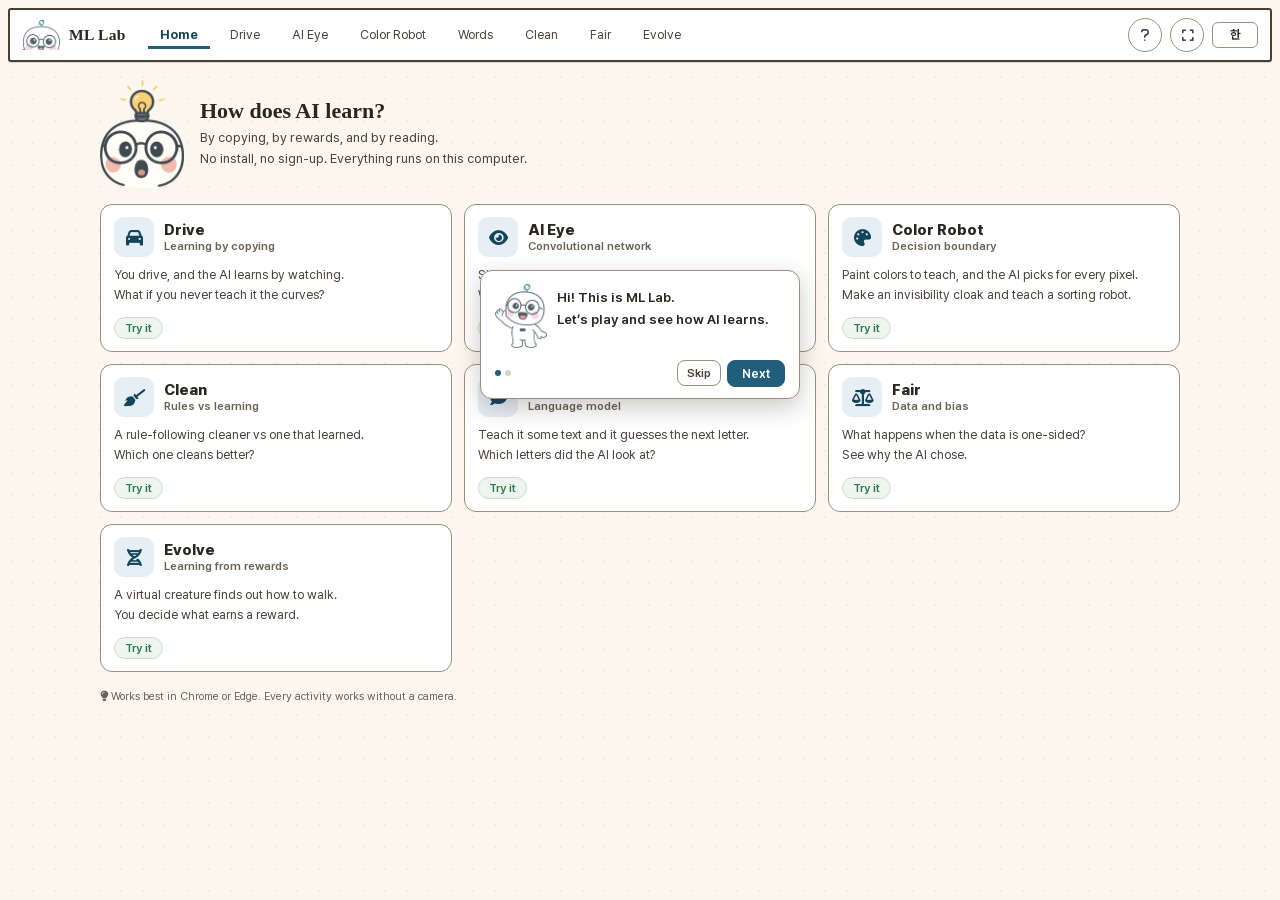
<file: index.html>
<!DOCTYPE html>
<html lang="ko">
<head>
<meta charset="utf-8">
<meta name="viewport" content="width=device-width,initial-scale=1">
<title>ML Lab — 홈</title>
<meta name="description" content="AI가 어떻게 배우는지 브라우저에서 바로 해 보는 수업용 웹앱이에요.">
<link rel="icon" type="image/png" href="assets/img/favicon.png">
<link rel="manifest" href="manifest.webmanifest">
<meta name="theme-color" content="#FBF7EF">
<link rel="stylesheet" href="assets/fonts/pretendard.css?v=1">
<link rel="stylesheet" href="css/all.min.css?v=1">
<link rel="stylesheet" href="css/themaker-ui.css?v=1">
<link rel="stylesheet" href="css/app.css?v=8">
</head>
<body>

<header data-tab="index.html"></header>

<div class="home">
  <div class="home-in">
    <div class="hero">
      <img src="assets/img/pibo-idea.png" alt="">
      <div>
        <h2>AI는 어떻게 배울까요?</h2>
        <p>따라 하며 배우고, 상을 받으며 배우고, 글을 읽으며 배워요.<br>
          설치도 가입도 없어요. 모든 계산은 이 컴퓨터 안에서 해요.</p>
      </div>
    </div>

    <div id="actGrid">
      <a class="pan act" href="drive.html">
        <div class="pb">
          <div class="top"><span class="ic"><i class="fa-solid fa-car"></i></span>
            <div><div class="tt">운전</div><div class="sub">따라 배우기</div></div></div>
          <div class="ds">내가 운전하면 AI가 보고 따라 배워요.<br>커브만 가르치지 않으면 어떻게 될까요?</div>
          <div class="ft"><span class="badge ok">해 보기</span></div>
        </div>
      </a>
      <a class="pan act" href="eye.html">
        <div class="pb">
          <div class="top"><span class="ic"><i class="fa-solid fa-eye"></i></span>
            <div><div class="tt">AI 눈</div><div class="sub">합성곱 신경망</div></div></div>
          <div class="ds">그림을 보여 주면 AI가 처음부터 눈을 만들어요.<br>AI는 그림에서 무엇을 찾을까요?</div>
          <div class="ft"><span class="badge ok">해 보기</span></div>
        </div>
      </a>
      <a class="pan act" href="color.html">
        <div class="pb">
          <div class="top"><span class="ic"><i class="fa-solid fa-palette"></i></span>
            <div><div class="tt">색 로봇</div><div class="sub">결정 경계</div></div></div>
          <div class="ds">색을 칠해 가르치면 AI가 픽셀마다 골라요.<br>투명 망토를 만들고, 색 고르기 로봇도 가르쳐요.</div>
          <div class="ft"><span class="badge ok">해 보기</span></div>
        </div>
      </a>
      <a class="pan act" href="cleaner.html">
        <div class="pb">
          <div class="top"><span class="ic"><i class="fa-solid fa-broom"></i></span>
            <div><div class="tt">청소</div><div class="sub">규칙 vs 학습</div></div></div>
          <div class="ds">규칙대로 도는 청소기와 스스로 배운 청소기.<br>누가 더 깨끗이 치울까요?</div>
          <div class="ft"><span class="badge ok">해 보기</span></div>
        </div>
      </a>
      <a class="pan act" href="word.html">
        <div class="pb">
          <div class="top"><span class="ic"><i class="fa-solid fa-comment-dots"></i></span>
            <div><div class="tt">문장</div><div class="sub">언어모델</div></div></div>
          <div class="ds">글을 가르치면 AI가 다음 글자를 맞혀요.<br>AI는 어느 글자를 보고 골랐을까요?</div>
          <div class="ft"><span class="badge ok">해 보기</span></div>
        </div>
      </a>
      <a class="pan act" href="fair.html">
        <div class="pb">
          <div class="top"><span class="ic"><i class="fa-solid fa-scale-balanced"></i></span>
            <div><div class="tt">공정</div><div class="sub">데이터와 편향</div></div></div>
          <div class="ds">한쪽 데이터만 많으면 AI는 어떻게 판단할까요?<br>AI가 고른 까닭도 봐요.</div>
          <div class="ft"><span class="badge ok">해 보기</span></div>
        </div>
      </a>
      <a class="pan act" href="evolve.html">
        <div class="pb">
          <div class="top"><span class="ic"><i class="fa-solid fa-dna"></i></span>
            <div><div class="tt">진화</div><div class="sub">상 주며 배우기</div></div></div>
          <div class="ds">가상 생물이 걷는 법을 스스로 찾아요.<br>무엇에 상을 줄지 내가 정해요.</div>
          <div class="ft"><span class="badge ok">해 보기</span></div>
        </div>
      </a>
    </div>

    <div class="hint home-note">
      <i class="fa-solid fa-lightbulb"></i> 크롬·엣지에서 가장 잘 돌아가요. 카메라가 없어도 모든 활동을 할 수 있어요.
    </div>
  </div>
</div>

<div id="toast"></div>

<script src="lib/nav.js?v=5"></script>
<script src="lib/i18n.js?v=11"></script>
<script src="lib/tour.js?v=6"></script>
</body>
</html>
</file>
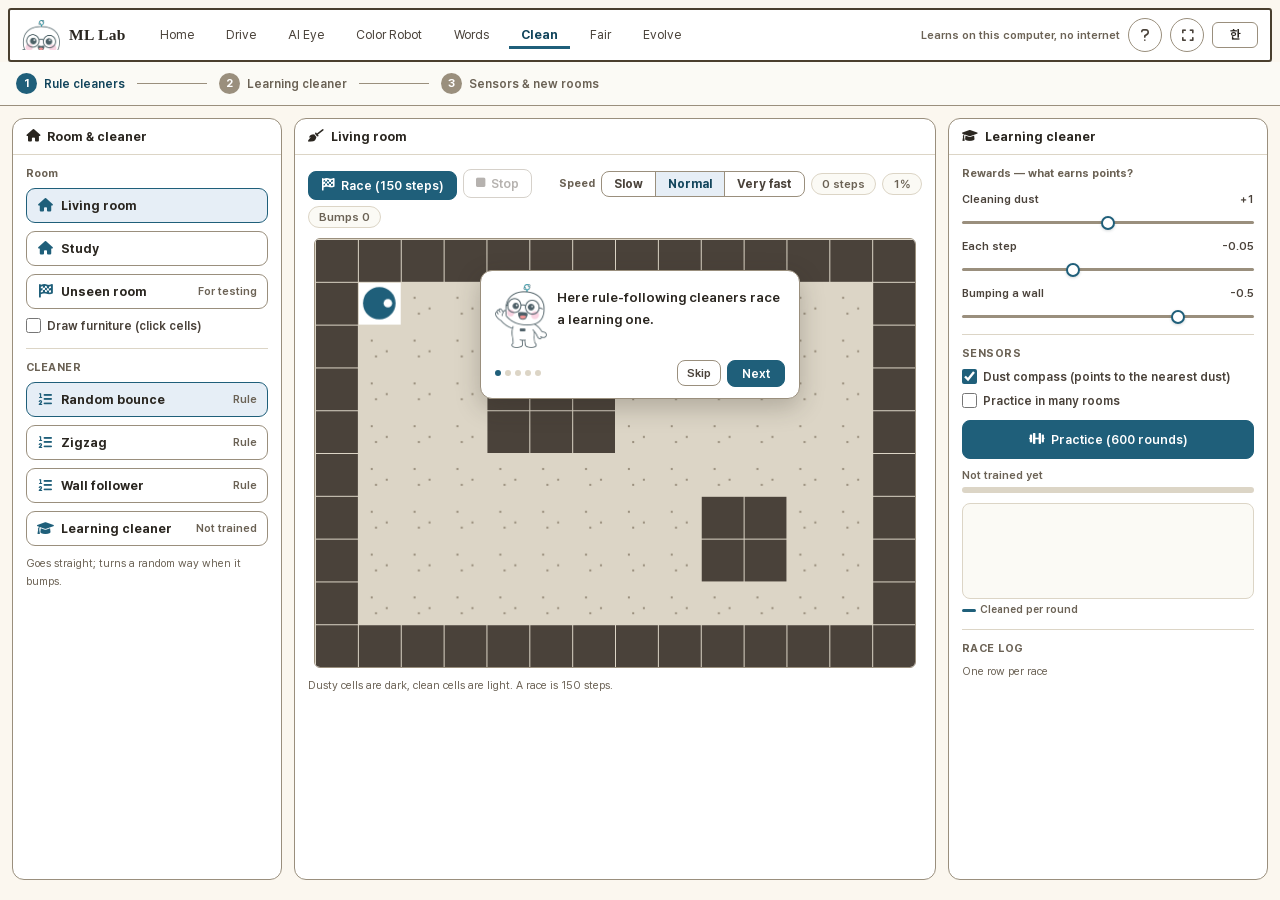
<file: cleaner.html>
<!DOCTYPE html>
<html lang="ko">
<head>
<meta charset="utf-8">
<meta name="viewport" content="width=device-width,initial-scale=1">
<title>ML Lab — 청소</title>
<meta name="description" content="규칙대로 도는 청소기와 스스로 배운 청소기를 겨뤄요.">
<link rel="icon" type="image/png" href="assets/img/favicon.png">
<link rel="manifest" href="manifest.webmanifest">
<meta name="theme-color" content="#FBF7EF">
<link rel="stylesheet" href="assets/fonts/pretendard.css?v=1">
<link rel="stylesheet" href="css/all.min.css?v=1">
<link rel="stylesheet" href="css/themaker-ui.css?v=1">
<link rel="stylesheet" href="css/app.css?v=8">
</head>
<body>

<header data-tab="cleaner.html"></header>

<div id="steps">
  <div class="stp on" id="s1"><span class="cir">1</span>규칙 청소기</div>
  <div class="stpline"></div>
  <div class="stp" id="s2"><span class="cir">2</span>배우는 청소기</div>
  <div class="stpline"></div>
  <div class="stp" id="s3"><span class="cir">3</span>센서 · 새 방</div>
</div>

<div class="mk-main" id="mlMain">

  <!-- 왼쪽: 방 · 청소기 -->
  <div class="pan pan-side" id="panL">
    <div class="ph"><i class="fa-solid fa-house"></i>방 &amp; 청소기</div>
    <div class="pb">
      <div class="pb-label">방</div>
      <div id="roomPick"></div>
      <label class="chk" style="margin-top:8px"><input type="checkbox" id="editRoom"> 가구 그리기 (칸을 눌러 놓고 빼요)</label>

      <div class="sec2">
        <div class="st">청소기</div>
        <div id="botPick"></div>
        <div class="hint" id="botHint"></div>
      </div>
    </div>
  </div>

  <!-- 가운데: 방 그림 · 시합 -->
  <div class="pan pan-wide" id="panC">
    <div class="ph"><i class="fa-solid fa-broom"></i><span id="panTitle">방</span></div>
    <div class="pb">
      <div class="row" style="margin-bottom:10px;align-items:center;flex-wrap:wrap">
        <button class="db go" id="raceBtn"><i class="fa-solid fa-flag-checkered"></i> 시합 (150걸음)</button>
        <button class="db" id="stopBtn" disabled><i class="fa-solid fa-stop"></i> 멈춤</button>
        <span style="flex:1"></span>
        <span class="pb-label" style="margin:0">속도</span>
        <div class="seg" id="speedSeg">
          <button type="button" data-s="2">느리게</button>
          <button type="button" data-s="5" class="on">보통</button>
          <button type="button" data-s="60">아주 빠르게</button>
        </div>
        <span class="badge num" id="stepBadge">0걸음</span>
        <span class="badge num" id="covBadge">0%</span>
        <span class="badge num" id="bumpBadge">부딪힘 0</span>
      </div>
      <div id="roomBox"><canvas id="roomCv"></canvas></div>
      <div class="hint">먼지가 있는 칸은 진하고, 치운 칸은 밝아요. 한 판은 150걸음이에요.</div>

      <div class="sec2" id="thinkSec" style="display:none">
        <div class="st">배우는 청소기의 생각 — 지금 할 일마다 매긴 점수</div>
        <div id="think"></div>
        <div class="hint" id="senseLine"></div>
      </div>
    </div>
  </div>

  <!-- 오른쪽: 배우기 · 기록 -->
  <div class="pan pan-out" id="panR">
    <div class="ph"><i class="fa-solid fa-graduation-cap"></i>배우는 청소기</div>
    <div class="pb">
      <div class="pb-label">상과 벌점 — 무엇을 잘하면 상을 줄까요?</div>
      <div class="thr"><div class="lb"><span>먼지를 치우면</span><span class="num" id="rCleanVal">+1</span></div>
        <input type="range" id="rClean" min="0" max="2" step="0.1" value="1"></div>
      <div class="thr"><div class="lb"><span>한 걸음 움직이면</span><span class="num" id="rStepVal">-0.05</span></div>
        <input type="range" id="rStep" min="-0.2" max="0.2" step="0.05" value="-0.05"></div>
      <div class="thr"><div class="lb"><span>벽에 부딪히면</span><span class="num" id="rBumpVal">-0.5</span></div>
        <input type="range" id="rBump" min="-2" max="0" step="0.1" value="-0.5"></div>

      <div class="sec2">
        <div class="st">센서</div>
        <label class="chk"><input type="checkbox" id="compass" checked> 먼지 나침반 (가장 가까운 먼지 쪽을 알려 줘요)</label>
        <label class="chk"><input type="checkbox" id="manyRooms"> 여러 방에서 연습하기</label>
      </div>

      <button class="db go wide" id="trainBtn" style="margin-top:10px"><i class="fa-solid fa-dumbbell"></i> 연습하기 (600판)</button>
      <div class="prg" style="margin-top:10px">
        <div class="lb"><span id="prgLabel">아직 연습 안 했어요</span><span class="num" id="prgPct"></span></div>
        <div class="track"><div class="fill" id="prgFill"></div></div>
      </div>
      <canvas id="chart"></canvas>
      <div class="chart-legend"><span><i class="lg-acc"></i>판마다 치운 비율</span></div>

      <div class="sec2">
        <div class="st">시합 기록</div>
        <div id="log"><div class="hint" style="margin-top:0">시합할 때마다 한 줄씩 쌓여요</div></div>
      </div>
    </div>
  </div>

</div>

<div id="toast"></div>

<script src="lib/nav.js?v=5"></script>
<script src="lib/i18n.js?v=11"></script>
<script src="lib/tour.js?v=6"></script>
<script type="module" src="acts/cleaner/page.js?v=2"></script>
</body>
</html>
</file>
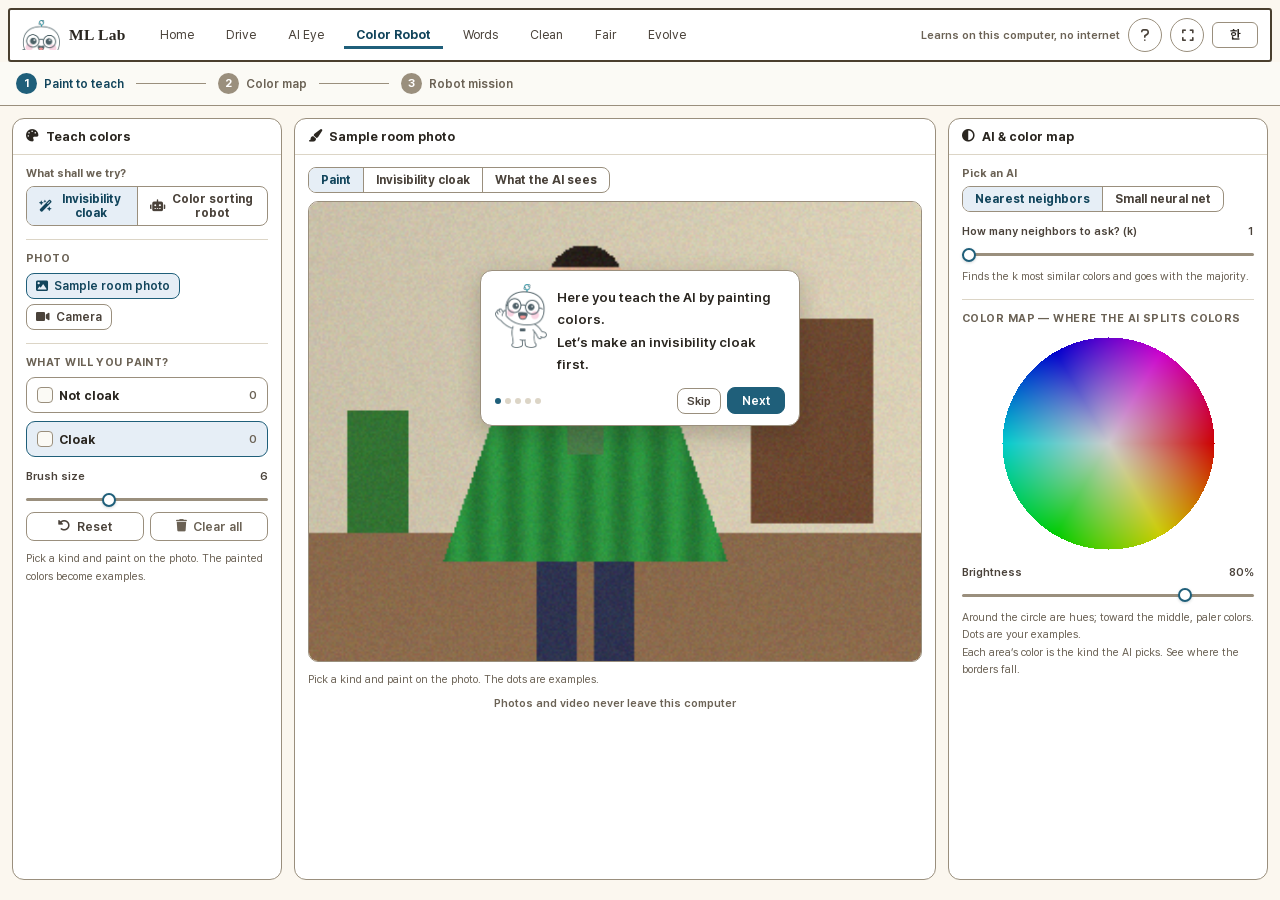
<file: color.html>
<!DOCTYPE html>
<html lang="ko">
<head>
<meta charset="utf-8">
<meta name="viewport" content="width=device-width,initial-scale=1">
<title>ML Lab — 색 로봇</title>
<meta name="description" content="색을 칠해서 가르치면 AI가 픽셀마다 색을 골라요. 투명 망토와 색 고르기 로봇.">
<link rel="icon" type="image/png" href="assets/img/favicon.png">
<link rel="manifest" href="manifest.webmanifest">
<meta name="theme-color" content="#FBF7EF">
<link rel="stylesheet" href="assets/fonts/pretendard.css?v=1">
<link rel="stylesheet" href="css/all.min.css?v=1">
<link rel="stylesheet" href="css/themaker-ui.css?v=1">
<link rel="stylesheet" href="css/app.css?v=8">
</head>
<body>

<header data-tab="color.html"></header>

<div id="steps">
  <div class="stp on" id="s1"><span class="cir">1</span>칠해서 가르치기</div>
  <div class="stpline"></div>
  <div class="stp" id="s2"><span class="cir">2</span>색 지도</div>
  <div class="stpline"></div>
  <div class="stp" id="s3"><span class="cir">3</span>로봇 미션</div>
</div>

<div class="mk-main" id="mlMain">

  <!-- 왼쪽: 무엇을 할까 · 종류 · 붓 -->
  <div class="pan pan-side" id="panL">
    <div class="ph"><i class="fa-solid fa-palette"></i>색 가르치기</div>
    <div class="pb">
      <div class="pb-label">무엇을 해 볼까요?</div>
      <div class="seg" id="modeSeg">
        <button type="button" data-mode="cloak" class="on"><i class="fa-solid fa-wand-magic-sparkles"></i> 투명 망토</button>
        <button type="button" data-mode="robot"><i class="fa-solid fa-robot"></i> 색 고르기 로봇</button>
      </div>

      <div class="sec2">
        <div class="st">사진</div>
        <div id="srcPick"></div>
        <div class="row" id="camRow" style="margin-top:6px;display:none">
          <button class="db grow" id="freezeBtn"><i class="fa-solid fa-camera"></i> 멈추고 칠하기</button>
          <button class="db grow" id="bgBtn"><i class="fa-solid fa-image"></i> 배경 찍기</button>
        </div>
      </div>

      <div class="sec2" id="clsSec">
        <div class="st">무엇을 칠할까요?</div>
        <div id="clsList"></div>
        <div class="thr"><div class="lb"><span>붓 크기</span><span class="num" id="brushVal">6</span></div>
          <input type="range" id="brush" min="2" max="14" step="1" value="6"></div>
        <div class="row" style="margin-top:8px">
          <button class="db grow" id="undoBtn"><i class="fa-solid fa-rotate-left"></i> 되돌리기</button>
          <button class="db danger grow" id="clearBtn"><i class="fa-solid fa-trash"></i> 모두 지우기</button>
        </div>
        <div class="hint" id="clsHint">종류를 고르고 사진 위를 칠해요. 칠한 픽셀의 색이 AI의 예시가 돼요.</div>
      </div>
    </div>
  </div>

  <!-- 가운데: 사진 · 결과 · 컨베이어 -->
  <div class="pan pan-wide" id="panC">
    <div class="ph"><i class="fa-solid fa-paintbrush"></i><span id="panTitle">사진</span>
      <span style="flex:1"></span><span class="badge" id="busy" style="display:none">AI가 배우는 중…</span></div>
    <div class="pb">
      <div class="seg" id="viewSeg"></div>
      <div id="photoBox">
        <canvas id="photo" width="320" height="240"></canvas>
        <video id="camVid" playsinline muted style="display:none"></video>
      </div>
      <div class="hint" id="viewHint"></div>
      <div class="privnote">사진과 영상은 이 컴퓨터 밖으로 나가지 않아요</div>

      <div class="sec2" id="beltSec" style="display:none">
        <div class="st">컨베이어</div>
        <div class="row" style="align-items:center;flex-wrap:wrap">
          <div class="seg" id="beltLight"></div>
          <button class="db go" id="beltGo"><i class="fa-solid fa-play"></i> 벨트 돌리기</button>
          <div class="seg" id="beltSpeed">
            <button type="button" data-s="40">느리게</button>
            <button type="button" data-s="70" class="on">보통</button>
            <button type="button" data-s="140">빠르게</button>
          </div>
          <span style="flex:1"></span>
          <span class="badge" id="beltScore">0 / 0</span>
        </div>
        <canvas id="belt" width="480" height="120"></canvas>
      </div>
    </div>
  </div>

  <!-- 오른쪽: AI 고르기 · 색 지도 · 로봇 시험 -->
  <div class="pan pan-out" id="panR">
    <div class="ph"><i class="fa-solid fa-circle-half-stroke"></i>AI &amp; 색 지도</div>
    <div class="pb">
      <div class="pb-label">AI 고르기</div>
      <div class="seg" id="modelSeg">
        <button type="button" data-model="knn" class="on">가까운 이웃</button>
        <button type="button" data-model="mlp">작은 신경망</button>
      </div>
      <div class="thr" id="kRow"><div class="lb"><span>이웃 몇 개에게 물어볼까요? (k)</span><span class="num" id="kVal">1</span></div>
        <input type="range" id="k" min="1" max="15" step="2" value="1"></div>
      <div class="hint" id="modelHint">가장 비슷한 색 k개를 찾아 많은 쪽으로 골라요.</div>

      <div class="sec2" id="mapSec">
        <div class="st">색 지도 — AI가 색을 나눈 경계</div>
        <canvas id="wheel" width="220" height="220"></canvas>
        <div class="thr"><div class="lb"><span>밝기</span><span class="num" id="vVal">80%</span></div>
          <input type="range" id="v" min="10" max="100" step="5" value="80"></div>
        <div class="hint">동그라미 한 바퀴가 색깔, 가운데로 갈수록 흐린 색이에요. 점은 내가 칠한 예시예요.<br>
          땅 색깔이 AI가 고르는 종류예요. 경계가 어디에 그어졌는지 봐요.</div>
      </div>

      <div class="sec2" id="testSec" style="display:none">
        <div class="st">로봇 시험 — 조명마다 블록 32개</div>
        <button class="db wide" id="testBtn"><i class="fa-solid fa-industry"></i> 시험 보기</button>
        <div id="testTable" style="margin-top:8px"><div class="hint" style="margin-top:0">시험할 때마다 한 줄씩 쌓여요</div></div>
        <div class="hint" id="testNote"></div>
      </div>
    </div>
  </div>

</div>

<div id="toast"></div>

<script src="lib/nav.js?v=5"></script>
<script src="lib/i18n.js?v=11"></script>
<script src="lib/tour.js?v=6"></script>
<script type="module" src="acts/color/page.js?v=2"></script>
</body>
</html>
</file>
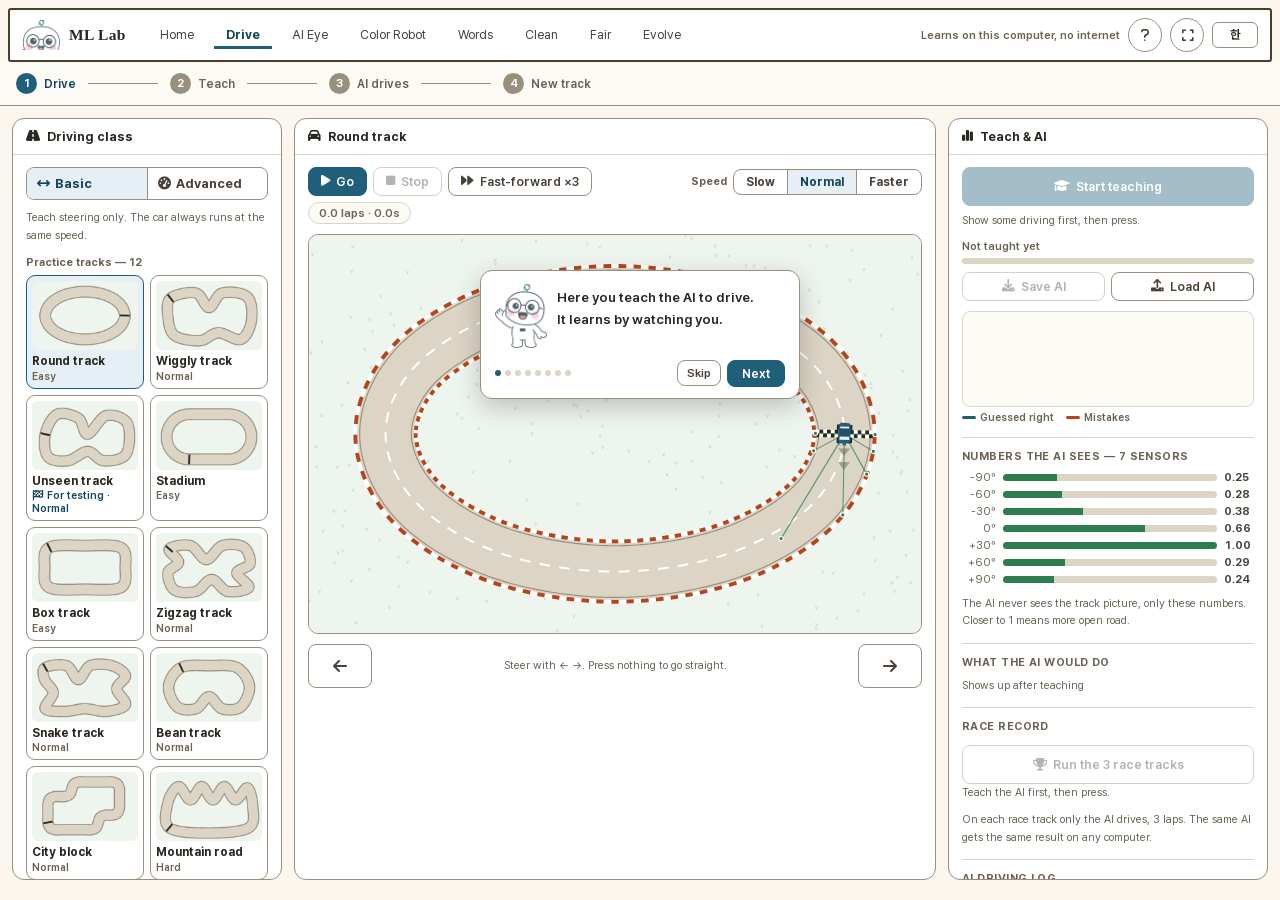
<file: drive.html>
<!DOCTYPE html>
<html lang="ko">
<head>
<meta charset="utf-8">
<meta name="viewport" content="width=device-width,initial-scale=1">
<title>ML Lab — 운전</title>
<meta name="description" content="내가 운전하면 AI가 보고 따라 배워요.">
<link rel="icon" type="image/png" href="assets/img/favicon.png">
<link rel="manifest" href="manifest.webmanifest">
<meta name="theme-color" content="#FBF7EF">
<link rel="stylesheet" href="assets/fonts/pretendard.css?v=1">
<link rel="stylesheet" href="css/all.min.css?v=1">
<link rel="stylesheet" href="css/themaker-ui.css?v=1">
<link rel="stylesheet" href="css/app.css?v=8">
</head>
<body>

<header data-tab="drive.html"></header>

<div id="steps">
  <div class="stp on" id="s1"><span class="cir">1</span>운전하기</div>
  <div class="stpline"></div>
  <div class="stp" id="s2"><span class="cir">2</span>배우기</div>
  <div class="stpline"></div>
  <div class="stp" id="s3"><span class="cir">3</span>AI 운전</div>
  <div class="stpline"></div>
  <div class="stp" id="s4"><span class="cir">4</span>새 트랙</div>
</div>

<div class="mk-main" id="mlMain">

  <!-- 왼쪽: 트랙 · 운전사 · 모은 운전 -->
  <div class="pan pan-side" id="panL">
    <div class="ph"><i class="fa-solid fa-road"></i>운전 교실</div>
    <div class="pb">
      <div class="seg wide" id="modeSeg">
        <button type="button" data-mode="basic" class="on"><i class="fa-solid fa-arrows-left-right"></i> 초급</button>
        <button type="button" data-mode="pro"><i class="fa-solid fa-gauge-high"></i> 고급</button>
      </div>
      <div class="hint" id="modeHint">방향만 가르쳐요. 차는 늘 같은 빠르기로 달려요.</div>

      <div class="pb-label" style="margin-top:12px">연습 트랙 — 12개</div>
      <div id="trackPick"></div>
      <div id="dirBox">
        <div class="row" style="margin-top:8px;align-items:center">
          <span class="pb-label" style="margin:0">방향</span>
          <div class="seg" id="dirSeg">
            <button type="button" data-r="0" class="on"><i class="fa-solid fa-rotate-right"></i> 기본</button>
            <button type="button" data-r="1"><i class="fa-solid fa-rotate-left"></i> 거꾸로</button>
          </div>
        </div>
        <div class="hint">같은 트랙도 거꾸로 돌면 커브 방향이 반대가 돼요. 대회 트랙은 기본 방향만 달려요.</div>
      </div>

      <div class="pb-label" style="margin-top:12px">대회 트랙 — AI만 달려요</div>
      <div id="contestPick"></div>

      <div class="sec2">
        <div class="st">누가 운전할까요?</div>
        <div class="seg" id="whoSeg">
          <button type="button" data-who="me" class="on"><i class="fa-solid fa-user"></i> 나</button>
          <button type="button" data-who="ai"><i class="fa-solid fa-robot"></i> AI</button>
        </div>
        <div class="hint" id="whoHint">내가 운전하는 동안 AI가 보고 배워요.</div>
      </div>

      <div class="sec2" id="dataSec">
        <div class="st">AI에게 보여 준 운전</div>
        <div id="counts"></div>
        <div class="row" style="margin-top:8px;align-items:center">
          <span class="hint" style="margin:0;flex:1" id="totalCnt"></span>
          <button class="db danger" id="clearBtn"><i class="fa-solid fa-trash"></i> 지우기</button>
        </div>
        <div class="ready" id="readyHint"></div>
        <div class="hint" id="dataTip">바퀴 수보다 왼쪽·오른쪽으로 도는 장면이 골고루 있는 게 중요해요. 둥근 트랙은 한쪽으로만 돌아요.</div>
      </div>
    </div>
  </div>

  <!-- 가운데: 트랙 -->
  <div class="pan pan-wide" id="panC">
    <div class="ph"><i class="fa-solid fa-car"></i><span id="panTitle">트랙</span></div>
    <div class="pb">
      <div class="row" style="margin-bottom:10px;align-items:center;flex-wrap:wrap">
        <button class="db go" id="goBtn"><i class="fa-solid fa-play"></i> 출발</button>
        <button class="db" id="stopBtn" disabled><i class="fa-solid fa-stop"></i> 멈춤</button>
        <button class="db" id="fastBtn" title="AI가 운전할 때만 3배 빨리 감아요 (기록과 바퀴 시간은 그대로)"><i class="fa-solid fa-forward"></i> 빨리 감기 ×3</button>
        <span style="flex:1"></span>
        <span class="pb-label" style="margin:0">속도</span>
        <div class="seg" id="speedSeg">
          <button type="button" data-s="0.35">느리게</button>
          <button type="button" data-s="0.55" class="on">보통</button>
          <button type="button" data-s="1">빠르게</button>
        </div>
        <span class="badge num" id="lapBadge"></span>
      </div>
      <div id="trackBox">
        <canvas id="cv"></canvas>
        <div id="overlay"></div>
      </div>
      <div class="padrow">
        <button class="db pad" id="padL" type="button"><i class="fa-solid fa-arrow-left"></i></button>
        <div class="hint" id="keyHint">← → 키로 운전해요. 아무것도 안 누르면 곧게 가요.</div>
        <div class="pads2" id="padsUD" hidden>
          <button class="db pad" id="padU" type="button" title="가속"><i class="fa-solid fa-angles-up"></i></button>
          <button class="db pad" id="padD" type="button" title="감속"><i class="fa-solid fa-angles-down"></i></button>
        </div>
        <button class="db pad" id="padR" type="button"><i class="fa-solid fa-arrow-right"></i></button>
      </div>
    </div>
  </div>

  <!-- 오른쪽: 배우기 · AI가 보는 숫자 · 기록 -->
  <div class="pan pan-out" id="panR">
    <div class="ph"><i class="fa-solid fa-chart-simple"></i>배우기 &amp; AI</div>
    <div class="pb">
      <button class="db go wide" id="trainBtn" disabled><i class="fa-solid fa-graduation-cap"></i> 배우기 시작</button>
      <div class="hint" id="trainHint" style="margin-top:6px">운전을 조금 보여 준 뒤에 눌러요.</div>
      <div class="prg" style="margin-top:10px">
        <div class="lb"><span id="prgLabel">아직 안 배웠어요</span><span class="num" id="prgPct"></span></div>
        <div class="track"><div class="fill" id="prgFill"></div></div>
      </div>
      <div class="row" style="margin-top:8px">
        <button class="db grow" id="saveAiBtn" disabled><i class="fa-solid fa-download"></i> AI 저장</button>
        <button class="db grow" id="loadAiBtn"><i class="fa-solid fa-upload"></i> AI 불러오기</button>
        <input type="file" id="aiFile" accept=".json,application/json" hidden>
      </div>
      <canvas id="chart"></canvas>
      <div class="chart-legend">
        <span><i class="lg-acc"></i>맞힌 비율</span>
        <span><i class="lg-warn"></i>틀린 정도</span>
      </div>

      <div class="sec2">
        <div class="st" id="sensTitle">AI가 보는 숫자 — 센서 7개</div>
        <div id="sensors"></div>
        <div class="hint">AI는 트랙 그림이 아니라 이 숫자만 봐요. 1에 가까울수록 길이 멀리 열려 있어요.</div>
      </div>

      <div class="sec2">
        <div class="st">AI라면 이렇게 해요</div>
        <div id="choice"><div class="hint" style="margin-top:0">배운 뒤에 보여요</div></div>
      </div>

      <div class="sec2" id="raceSec">
        <div class="st">대회 기록</div>
        <button class="db wide" id="raceBtn" disabled><i class="fa-solid fa-trophy"></i> 대회 트랙 3개 달리기</button>
        <div id="raceBoard"></div>
        <div class="hint" id="raceHint">대회 트랙마다 AI만 3바퀴 달려요. 같은 AI면 어느 컴퓨터에서 해도 결과가 같아요.</div>
      </div>

      <div class="sec2">
        <div class="st">AI 운전 기록</div>
        <div id="runLog"><div class="hint" style="margin-top:0">아직 없어요</div></div>
      </div>
    </div>
  </div>

</div>

<div id="toast"></div>

<script src="lib/nav.js?v=5"></script>
<script src="lib/i18n.js?v=11"></script>
<script src="lib/tour.js?v=6"></script>
<script type="module" src="acts/drive/page.js?v=9"></script>
</body>
</html>
</file>
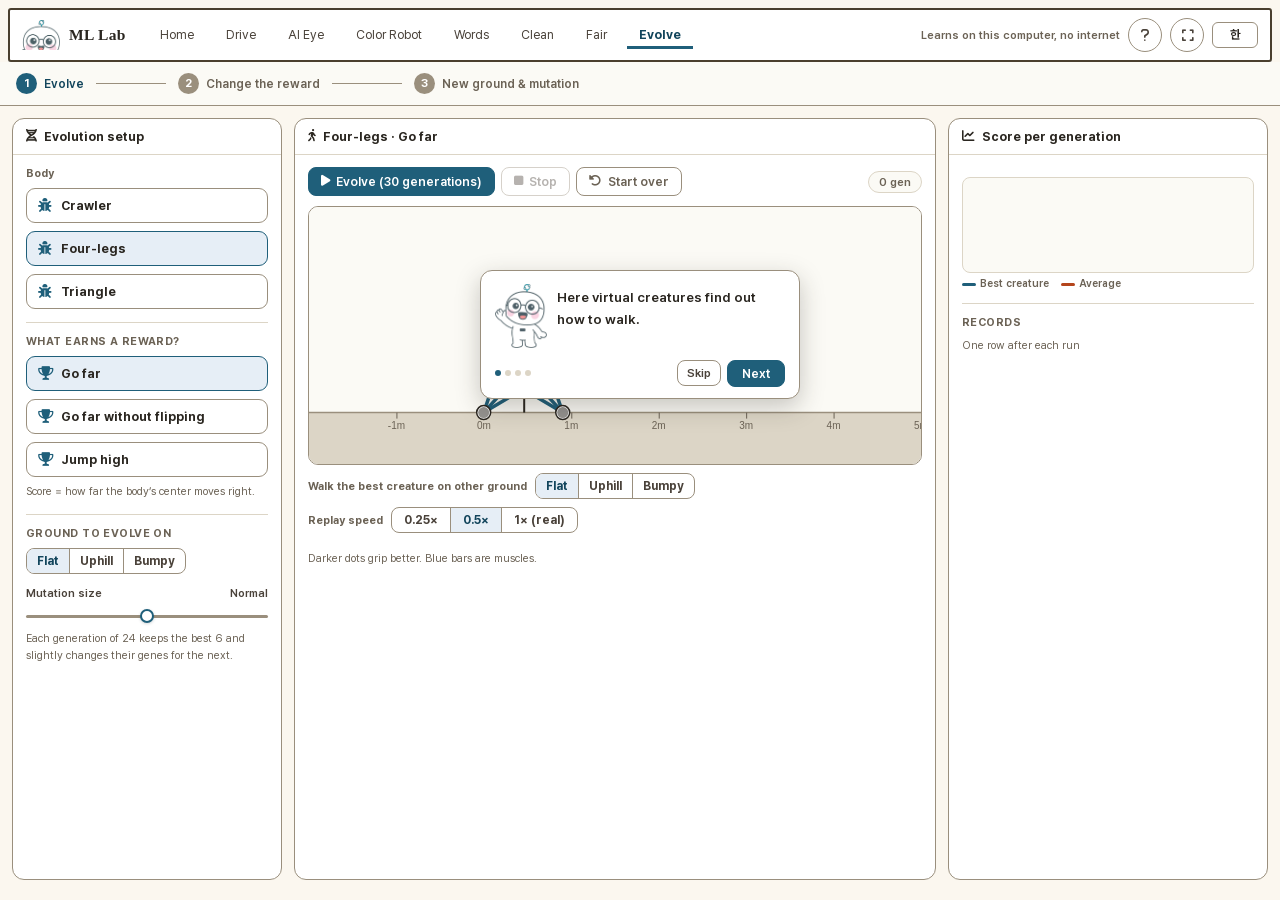
<file: evolve.html>
<!DOCTYPE html>
<html lang="ko">
<head>
<meta charset="utf-8">
<meta name="viewport" content="width=device-width,initial-scale=1">
<title>ML Lab — 진화</title>
<meta name="description" content="가상 생물이 세대를 거듭하며 걷는 법을 스스로 찾아요. 무엇에 상을 줄지 내가 정해요.">
<link rel="icon" type="image/png" href="assets/img/favicon.png">
<link rel="manifest" href="manifest.webmanifest">
<meta name="theme-color" content="#FBF7EF">
<link rel="stylesheet" href="assets/fonts/pretendard.css?v=1">
<link rel="stylesheet" href="css/all.min.css?v=1">
<link rel="stylesheet" href="css/themaker-ui.css?v=1">
<link rel="stylesheet" href="css/app.css?v=8">
</head>
<body>

<header data-tab="evolve.html"></header>

<div id="steps">
  <div class="stp on" id="s1"><span class="cir">1</span>진화시키기</div>
  <div class="stpline"></div>
  <div class="stp" id="s2"><span class="cir">2</span>상 바꾸기</div>
  <div class="stpline"></div>
  <div class="stp" id="s3"><span class="cir">3</span>새 땅 · 돌연변이</div>
</div>

<div class="mk-main" id="mlMain">

  <!-- 왼쪽: 몸 · 상 · 땅 -->
  <div class="pan pan-side" id="panL">
    <div class="ph"><i class="fa-solid fa-dna"></i>진화 설정</div>
    <div class="pb">
      <div class="pb-label">몸</div>
      <div id="bodyPick"></div>

      <div class="sec2" id="rewardSec">
        <div class="st">무엇을 잘하면 상을 줄까요?</div>
        <div id="rewardPick"></div>
      </div>

      <div class="sec2">
        <div class="st">진화하는 땅</div>
        <div class="seg" id="terrainSeg"></div>
        <div class="thr"><div class="lb"><span>돌연변이 크기</span><span class="num" id="sigmaVal">보통</span></div>
          <input type="range" id="sigma" min="0" max="2" step="1" value="1"></div>
        <div class="hint">한 세대 24마리 중 잘한 6마리를 남기고, 그 유전자를 조금씩 바꿔 다음 세대를 만들어요.</div>
      </div>
    </div>
  </div>

  <!-- 가운데: 무대 -->
  <div class="pan pan-wide" id="panC">
    <div class="ph"><i class="fa-solid fa-person-walking"></i><span id="panTitle">무대</span></div>
    <div class="pb">
      <div class="row" style="margin-bottom:10px;align-items:center;flex-wrap:wrap">
        <button class="db go" id="goBtn"><i class="fa-solid fa-play"></i> 진화 (30세대)</button>
        <button class="db" id="stopBtn" disabled><i class="fa-solid fa-stop"></i> 멈춤</button>
        <button class="db danger" id="resetBtn"><i class="fa-solid fa-rotate-left"></i> 처음부터</button>
        <span style="flex:1"></span>
        <span class="badge num" id="genBadge">0세대</span>
      </div>
      <div id="stageBox"><canvas id="stage"></canvas></div>
      <div class="row" style="margin-top:8px;align-items:center;flex-wrap:wrap;gap:8px">
        <span class="pb-label" style="margin:0">가장 잘한 생물을 다른 땅에서 걸려 보기</span>
        <div class="seg" id="testSeg"></div>
      </div>
      <div class="row" style="margin-top:8px;align-items:center;flex-wrap:wrap;gap:8px">
        <span class="pb-label" style="margin:0">다시 보기 속도</span>
        <div class="seg" id="playSeg">
          <button type="button" data-s="0.25">0.25배</button>
          <button type="button" data-s="0.5" class="on">0.5배</button>
          <button type="button" data-s="1">1배 (실제)</button>
        </div>
      </div>
      <div class="stats" id="stats"></div>
      <div class="hint">점 색이 진할수록 잘 안 미끄러지는 발이에요. 파란 막대가 근육이에요.</div>
    </div>
  </div>

  <!-- 오른쪽: 그래프 · 기록 -->
  <div class="pan pan-out" id="panR">
    <div class="ph"><i class="fa-solid fa-chart-line"></i>세대마다 점수</div>
    <div class="pb">
      <canvas id="chart"></canvas>
      <div class="chart-legend"><span><i class="lg-acc"></i>가장 잘한 생물</span><span><i class="lg-warn"></i>평균</span></div>

      <div class="sec2">
        <div class="st">기록</div>
        <div id="log"><div class="hint" style="margin-top:0">진화를 마칠 때마다 한 줄씩 쌓여요</div></div>
      </div>
    </div>
  </div>

</div>

<div id="toast"></div>

<script src="lib/nav.js?v=5"></script>
<script src="lib/i18n.js?v=11"></script>
<script src="lib/tour.js?v=6"></script>
<script type="module" src="acts/evolve/page.js?v=2"></script>
</body>
</html>
</file>
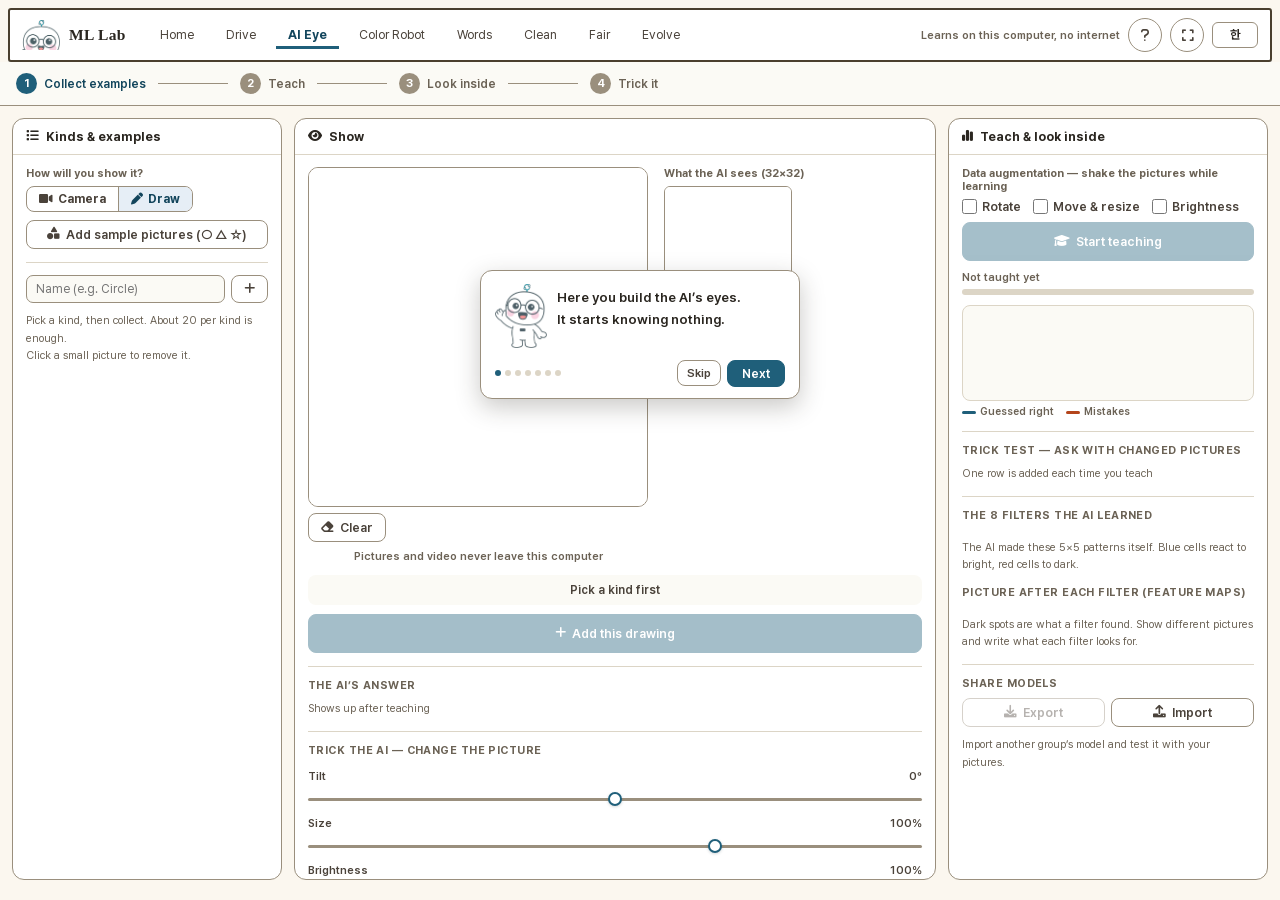
<file: eye.html>
<!DOCTYPE html>
<html lang="ko">
<head>
<meta charset="utf-8">
<meta name="viewport" content="width=device-width,initial-scale=1">
<title>ML Lab — AI 눈</title>
<meta name="description" content="그림을 보여 주면 AI가 처음부터 눈을 만들어요. AI가 무엇을 보는지 들여다봐요.">
<link rel="icon" type="image/png" href="assets/img/favicon.png">
<link rel="manifest" href="manifest.webmanifest">
<meta name="theme-color" content="#FBF7EF">
<link rel="stylesheet" href="assets/fonts/pretendard.css?v=1">
<link rel="stylesheet" href="css/all.min.css?v=1">
<link rel="stylesheet" href="css/themaker-ui.css?v=1">
<link rel="stylesheet" href="css/app.css?v=8">
</head>
<body>

<header data-tab="eye.html"></header>

<div id="steps">
  <div class="stp on" id="s1"><span class="cir">1</span>예시 모으기</div>
  <div class="stpline"></div>
  <div class="stp" id="s2"><span class="cir">2</span>배우기</div>
  <div class="stpline"></div>
  <div class="stp" id="s3"><span class="cir">3</span>들여다보기</div>
  <div class="stpline"></div>
  <div class="stp" id="s4"><span class="cir">4</span>속이기</div>
</div>

<div class="mk-main" id="mlMain">

  <!-- 왼쪽: 종류와 예시 -->
  <div class="pan pan-side" id="panL">
    <div class="ph"><i class="fa-solid fa-list"></i>종류 &amp; 예시</div>
    <div class="pb">
      <div class="pb-label">어떻게 보여 줄까요?</div>
      <div class="seg" id="srcSeg">
        <button type="button" data-src="cam"><i class="fa-solid fa-video"></i> 카메라</button>
        <button type="button" data-src="draw" class="on"><i class="fa-solid fa-pen"></i> 그리기</button>
      </div>
      <button class="db" id="sampleBtn" style="margin-top:8px;width:100%;justify-content:center">
        <i class="fa-solid fa-shapes"></i> 예시 그림 넣기 (○ △ ☆)</button>

      <div class="sec2">
        <div class="row">
          <input class="inp" id="clsName" type="text" placeholder="이름 (예: 동그라미)" maxlength="12">
          <button class="db" id="clsAdd" title="종류 더하기"><i class="fa-solid fa-plus"></i></button>
        </div>
        <div id="clsList"></div>
        <div class="hint">종류를 누른 뒤 예시를 모아요. 종류마다 20장이면 충분해요.<br>작은 그림을 누르면 지워요.</div>
      </div>
    </div>
  </div>

  <!-- 가운데: 입력 · AI가 보는 그림 · 속이기 -->
  <div class="pan pan-wide" id="panC">
    <div class="ph"><i class="fa-solid fa-eye"></i>보여 주기</div>
    <div class="pb">
      <div class="eye-in">
        <div class="eye-src">
          <div id="camBox" style="display:none">
            <video id="camVid" playsinline muted></video>
            <div id="camOff"><i class="fa-solid fa-video-slash fa-2x"></i><span>카메라가 꺼져 있어요</span></div>
            <div class="cam-frame"></div>
          </div>
          <div id="drawBox">
            <canvas id="pad" width="256" height="256"></canvas>
            <button class="db" id="padClear" type="button"><i class="fa-solid fa-eraser"></i> 지우기</button>
          </div>
          <div class="privnote" id="privNote">그림과 영상은 이 컴퓨터 밖으로 나가지 않아요</div>
        </div>
        <div class="eye-ai">
          <div class="pb-label">AI가 보는 그림 (32×32)</div>
          <canvas id="seeCv" width="32" height="32"></canvas>
          <div class="hint" style="margin-top:4px">AI는 이 작은 흑백 그림만 봐요.</div>
        </div>
      </div>

      <div class="selinfo" id="selInfo">종류를 골라 주세요</div>
      <button class="db go" id="capBtn" disabled><i class="fa-solid fa-camera-retro"></i> 꾹 눌러서 예시 모으기</button>

      <div class="sec2">
        <div class="st">AI의 답</div>
        <div id="pred"><div class="hint" style="margin-top:0">배운 뒤에 보여요</div></div>
      </div>

      <div class="sec2" id="trickSec">
        <div class="st">AI 속이기 — 그림을 바꿔 봐요</div>
        <div class="thr"><div class="lb"><span>기울이기</span><span class="num" id="rotVal">0°</span></div>
          <input type="range" id="rot" min="-90" max="90" step="5" value="0"></div>
        <div class="thr"><div class="lb"><span>크기</span><span class="num" id="sclVal">100%</span></div>
          <input type="range" id="scl" min="40" max="130" step="5" value="100"></div>
        <div class="thr"><div class="lb"><span>밝기</span><span class="num" id="brtVal">100%</span></div>
          <input type="range" id="brt" min="20" max="120" step="5" value="100"></div>
        <button class="db" id="trickReset" style="margin-top:8px"><i class="fa-solid fa-rotate-left"></i> 되돌리기</button>
      </div>
    </div>
  </div>

  <!-- 오른쪽: 배우기 · 속이기 시험 · 들여다보기 -->
  <div class="pan pan-out" id="panR">
    <div class="ph"><i class="fa-solid fa-chart-simple"></i>배우기 &amp; 들여다보기</div>
    <div class="pb">
      <div class="pb-label">데이터 늘리기 — 배울 때 그림을 흔들어요</div>
      <div class="augs" id="augs">
        <label><input type="checkbox" data-aug="rotate"> 돌리기</label>
        <label><input type="checkbox" data-aug="shift"> 옮기기·크기</label>
        <label><input type="checkbox" data-aug="bright"> 밝기</label>
      </div>
      <button class="db go wide" id="trainBtn" disabled style="margin-top:8px"><i class="fa-solid fa-graduation-cap"></i> 배우기 시작</button>
      <div class="prg" style="margin-top:10px">
        <div class="lb"><span id="prgLabel">아직 안 배웠어요</span><span class="num" id="prgPct"></span></div>
        <div class="track"><div class="fill" id="prgFill"></div></div>
      </div>
      <canvas id="chart"></canvas>
      <div class="chart-legend"><span><i class="lg-acc"></i>맞힌 비율</span><span><i class="lg-warn"></i>틀린 정도</span></div>

      <div class="sec2" id="examSec">
        <div class="st">속이기 시험 — 모은 그림을 바꿔서 물어봐요</div>
        <div id="exam"><div class="hint" style="margin-top:0">배울 때마다 한 줄씩 쌓여요</div></div>
        <div id="wrongWrap"></div>
      </div>

      <div class="sec2" id="lookSec">
        <div class="st">AI가 배운 필터 8개</div>
        <div class="grid4" id="filters"></div>
        <div class="hint">AI가 스스로 만든 5×5 무늬예요. 파란 칸은 "여기가 밝으면", 빨간 칸은 "여기가 어두우면" 반응해요.</div>
        <div class="st" style="margin-top:12px">필터를 거친 그림 (특징 지도)</div>
        <div class="grid4" id="maps"></div>
        <div class="hint">진한 곳이 필터가 찾은 곳이에요. 여러 그림을 보여 주며 각 필터가 무엇을 찾는지 적어 봐요.</div>
      </div>

      <div class="sec2">
        <div class="st">모델 주고받기</div>
        <div class="row">
          <button class="db grow" id="saveBtn" disabled><i class="fa-solid fa-download"></i> 내보내기</button>
          <button class="db grow" id="loadBtn"><i class="fa-solid fa-upload"></i> 불러오기</button>
        </div>
        <input type="file" id="loadFile" accept=".json,application/json">
        <div class="hint">다른 모둠의 모델을 불러와 내 그림으로 시험해 봐요.</div>
      </div>
    </div>
  </div>

</div>

<div id="toast"></div>

<script src="lib/nav.js?v=5"></script>
<script src="lib/i18n.js?v=11"></script>
<script src="lib/tour.js?v=6"></script>
<script type="module" src="acts/eye/page.js?v=1"></script>
</body>
</html>
</file>
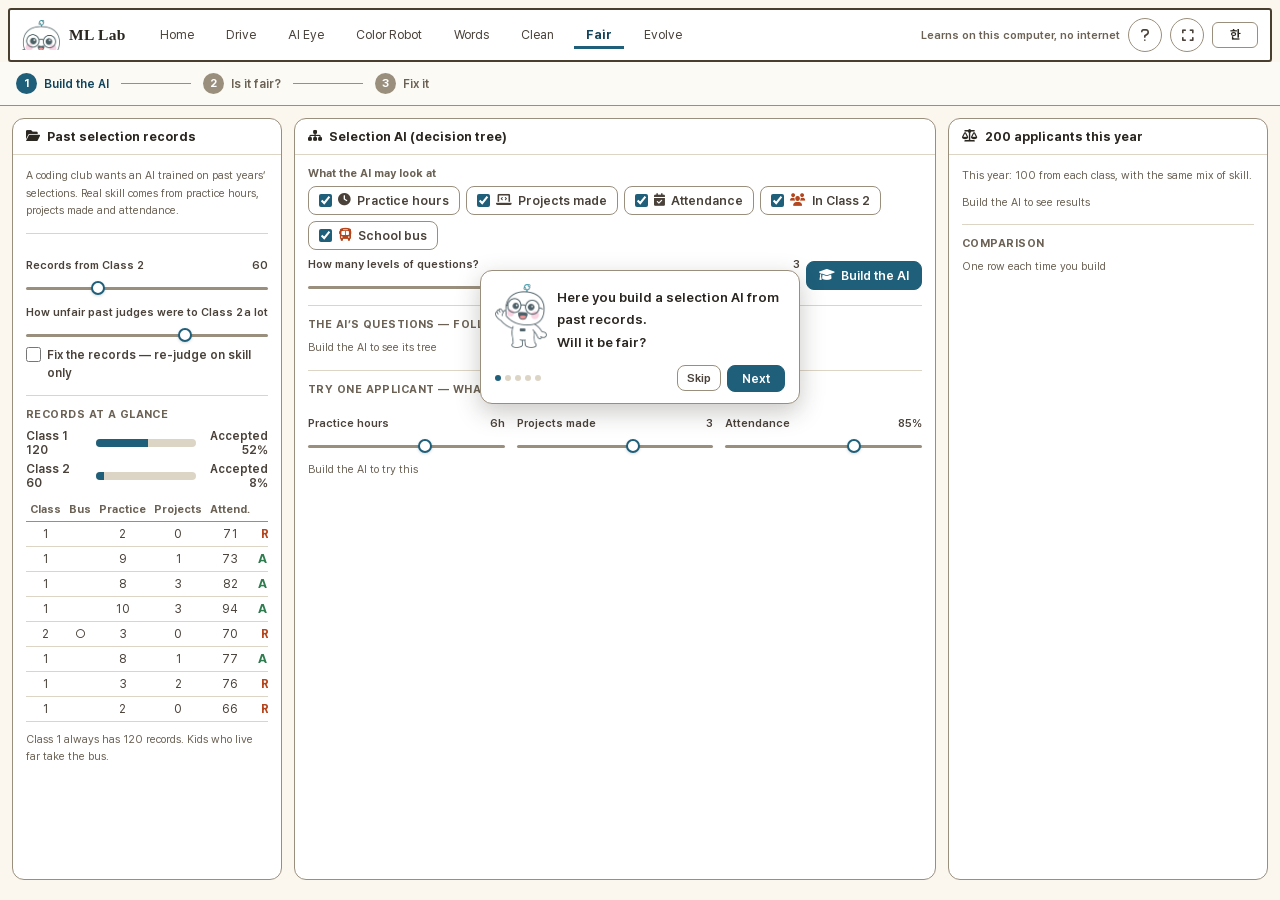
<file: fair.html>
<!DOCTYPE html>
<html lang="ko">
<head>
<meta charset="utf-8">
<meta name="viewport" content="width=device-width,initial-scale=1">
<title>ML Lab — 공정</title>
<meta name="description" content="지난 기록으로 배운 AI는 공정할까요? 나무 그림으로 AI가 고른 까닭을 봐요.">
<link rel="icon" type="image/png" href="assets/img/favicon.png">
<link rel="manifest" href="manifest.webmanifest">
<meta name="theme-color" content="#FBF7EF">
<link rel="stylesheet" href="assets/fonts/pretendard.css?v=1">
<link rel="stylesheet" href="css/all.min.css?v=1">
<link rel="stylesheet" href="css/themaker-ui.css?v=1">
<link rel="stylesheet" href="css/app.css?v=8">
</head>
<body>

<header data-tab="fair.html"></header>

<div id="steps">
  <div class="stp on" id="s1"><span class="cir">1</span>AI 만들기</div>
  <div class="stpline"></div>
  <div class="stp" id="s2"><span class="cir">2</span>공정한가?</div>
  <div class="stpline"></div>
  <div class="stp" id="s3"><span class="cir">3</span>고치기</div>
</div>

<div class="mk-main" id="mlMain">

  <!-- 왼쪽: 지난 기록 -->
  <div class="pan pan-side" id="panL">
    <div class="ph"><i class="fa-solid fa-folder-open"></i>지난 선발 기록</div>
    <div class="pb">
      <div class="hint" style="margin-top:0">코딩 동아리가 지난 몇 년의 선발 기록으로 AI를 만들려고 해요. 실력은 연습 시간 · 만든 작품 · 출석률로 정해져요.</div>

      <div class="sec2" id="dataSec">
        <div class="thr"><div class="lb"><span>2반 기록 수</span><span class="num" id="n2Val">60명</span></div>
          <input type="range" id="n2" min="20" max="160" step="10" value="60"></div>
        <div class="thr"><div class="lb"><span>지난 심사가 2반에 불리했던 정도</span><span class="num" id="biasVal">많이</span></div>
          <input type="range" id="bias" min="0" max="3" step="1" value="2"></div>
        <label class="chk"><input type="checkbox" id="fixLabel"> 기록 고치기 — 실력만 보고 다시 심사한 결과로 바꿔요</label>
      </div>

      <div class="sec2">
        <div class="st">기록 한눈에</div>
        <div id="dataSummary"></div>
        <div class="tblwrap"><table class="mk-table exam" id="dataTable"></table></div>
        <div class="hint">1반 120명의 기록은 그대로예요. 버스는 멀리 사는 친구들이 타요.</div>
      </div>
    </div>
  </div>

  <!-- 가운데: AI 만들기 · 나무 -->
  <div class="pan pan-wide" id="panC">
    <div class="ph"><i class="fa-solid fa-sitemap"></i>선발 AI (결정 나무)</div>
    <div class="pb">
      <div class="pb-label">AI가 볼 수 있는 정보</div>
      <div class="feats" id="feats"></div>
      <div class="row" style="align-items:center;margin-top:8px;flex-wrap:wrap">
        <div class="thr" style="margin:0;flex:1;min-width:180px"><div class="lb"><span>질문 몇 단계까지?</span><span class="num" id="depthVal">3</span></div>
          <input type="range" id="depth" min="1" max="4" step="1" value="3"></div>
        <button class="db go" id="trainBtn"><i class="fa-solid fa-graduation-cap"></i> AI 만들기</button>
      </div>

      <div class="sec2">
        <div class="st">AI가 묻는 질문 — 위에서부터 따라가요</div>
        <div id="tree"><div class="hint" style="margin-top:0">AI를 만들면 나무 그림이 나와요</div></div>
      </div>

      <div class="sec2" id="whatIf">
        <div class="st">지원자 한 명 넣어 보기 — 반만 바꾸면 어떻게 될까요?</div>
        <div class="wi-grid">
          <div class="thr"><div class="lb"><span>연습 시간</span><span class="num" id="wPracticeVal">6시간</span></div>
            <input type="range" id="wPractice" min="0" max="10" step="1" value="6"></div>
          <div class="thr"><div class="lb"><span>만든 작품</span><span class="num" id="wWorksVal">3개</span></div>
            <input type="range" id="wWorks" min="0" max="5" step="1" value="3"></div>
          <div class="thr"><div class="lb"><span>출석률</span><span class="num" id="wAttendVal">85%</span></div>
            <input type="range" id="wAttend" min="55" max="100" step="5" value="85"></div>
        </div>
        <div class="wi-row" id="wiRow"></div>
      </div>
    </div>
  </div>

  <!-- 오른쪽: 올해 결과 · 비교표 -->
  <div class="pan pan-out" id="panR">
    <div class="ph"><i class="fa-solid fa-scale-balanced"></i>올해 지원자 200명</div>
    <div class="pb">
      <div class="hint" style="margin-top:0">올해 지원자는 1반·2반이 100명씩이고, 두 반의 실력은 똑같이 섞여 있어요.</div>
      <div id="result"><div class="hint">AI를 만들면 결과가 나와요</div></div>

      <div class="sec2">
        <div class="st">비교표</div>
        <div id="log"><div class="hint" style="margin-top:0">AI를 만들 때마다 한 줄씩 쌓여요</div></div>
      </div>
    </div>
  </div>

</div>

<div id="toast"></div>

<script src="lib/nav.js?v=5"></script>
<script src="lib/i18n.js?v=11"></script>
<script src="lib/tour.js?v=6"></script>
<script type="module" src="acts/fair/page.js?v=1"></script>
</body>
</html>
</file>
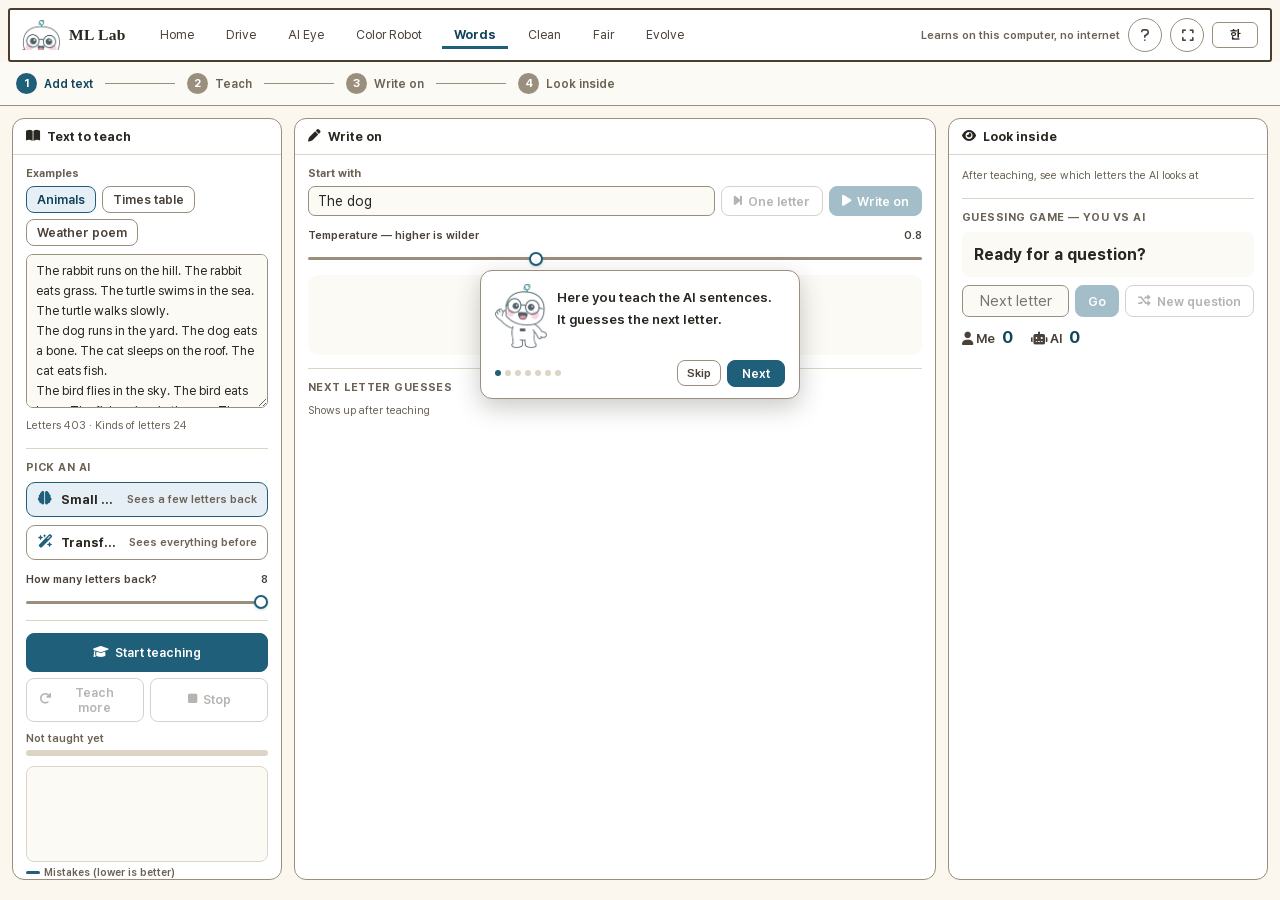
<file: word.html>
<!DOCTYPE html>
<html lang="ko">
<head>
<meta charset="utf-8">
<meta name="viewport" content="width=device-width,initial-scale=1">
<title>ML Lab — 문장</title>
<meta name="description" content="글을 가르치면 AI가 다음 글자를 맞히며 글을 이어 써요.">
<link rel="icon" type="image/png" href="assets/img/favicon.png">
<link rel="manifest" href="manifest.webmanifest">
<meta name="theme-color" content="#FBF7EF">
<link rel="stylesheet" href="assets/fonts/pretendard.css?v=1">
<link rel="stylesheet" href="css/all.min.css?v=1">
<link rel="stylesheet" href="css/themaker-ui.css?v=1">
<link rel="stylesheet" href="css/app.css?v=8">
</head>
<body>

<header data-tab="word.html"></header>

<div id="steps">
  <div class="stp on" id="s1"><span class="cir">1</span>글 넣기</div>
  <div class="stpline"></div>
  <div class="stp" id="s2"><span class="cir">2</span>배우기</div>
  <div class="stpline"></div>
  <div class="stp" id="s3"><span class="cir">3</span>이어 쓰기</div>
  <div class="stpline"></div>
  <div class="stp" id="s4"><span class="cir">4</span>들여다보기</div>
</div>

<div class="mk-main" id="mlMain">

  <!-- 왼쪽: 글 · AI 고르기 · 배우기 -->
  <div class="pan pan-side" id="panL">
    <div class="ph"><i class="fa-solid fa-book-open"></i>가르칠 글</div>
    <div class="pb">
      <div class="pb-label">예시 글</div>
      <div class="row wrap" id="presetRow"></div>
      <textarea class="inp" id="corpus" rows="7" spellcheck="false" placeholder="여기에 글을 써요. 줄마다 한 문장씩!"></textarea>
      <div class="hint" id="corpusInfo"></div>

      <div class="sec2" id="modelPick">
        <div class="st">AI 고르기</div>
        <div class="mradio on" data-kind="mlp">
          <i class="fa-solid fa-brain"></i>
          <span class="nm">작은 신경망</span>
          <span class="mt">앞 몇 글자만 봐요</span>
        </div>
        <div class="mradio" data-kind="gpt">
          <i class="fa-solid fa-wand-magic-sparkles"></i>
          <span class="nm">Transformer</span>
          <span class="mt">앞 글을 다 봐요</span>
        </div>
        <div class="thr" id="ctxRow">
          <div class="lb"><span>앞을 몇 글자 볼까요?</span><span class="num" id="ctxVal">8</span></div>
          <input type="range" id="ctx" min="1" max="8" step="1" value="8">
        </div>
      </div>

      <div class="sec2">
        <button class="db go wide" id="trainBtn"><i class="fa-solid fa-graduation-cap"></i> 배우기 시작</button>
        <div class="row" style="margin-top:6px">
          <button class="db grow" id="moreBtn" disabled><i class="fa-solid fa-rotate-right"></i> 더 배우기</button>
          <button class="db grow" id="stopBtn" disabled><i class="fa-solid fa-stop"></i> 멈추기</button>
        </div>
        <div class="prg" style="margin-top:10px">
          <div class="lb"><span id="prgLabel">아직 안 배웠어요</span><span class="num" id="prgPct"></span></div>
          <div class="track"><div class="fill" id="prgFill"></div></div>
        </div>
        <canvas id="chart"></canvas>
        <div class="chart-legend"><span><i class="lg-acc"></i>틀린 정도 (낮을수록 잘 맞혀요)</span></div>
        <div class="hint" id="trainInfo"></div>
      </div>
    </div>
  </div>

  <!-- 가운데: 이어 쓰기 -->
  <div class="pan pan-wide" id="panC">
    <div class="ph"><i class="fa-solid fa-pen"></i>이어 쓰기</div>
    <div class="pb">
      <div class="pb-label">시작 글자</div>
      <div class="row">
        <input class="inp" id="seed" type="text" maxlength="40" placeholder="예: 강아지는 ">
        <button class="db" id="stepBtn" disabled title="한 글자만 이어 쓰기"><i class="fa-solid fa-forward-step"></i> 한 글자</button>
        <button class="db go" id="genBtn" disabled><i class="fa-solid fa-play"></i> 이어 쓰기</button>
      </div>

      <div class="thr">
        <div class="lb"><span>온도 — 높을수록 엉뚱해요</span><span class="num" id="tempVal">0.8</span></div>
        <input type="range" id="temp" min="0.1" max="2" step="0.1" value="0.8">
      </div>

      <div class="answer idk" id="out">배운 뒤에 이어 쓸 수 있어요</div>
      <div class="legend-made" id="madeNote" style="display:none">
        <span class="made">밑줄</span> = 가르친 글에 없는 문장이에요. AI가 지어냈어요.
      </div>

      <div class="sec2">
        <div class="st">다음 글자 후보</div>
        <div id="probs"><div class="hint" style="margin-top:0">배운 뒤에 보여요</div></div>
        <div class="hint" id="unkNote" style="display:none"></div>
      </div>
    </div>
  </div>

  <!-- 오른쪽: 들여다보기 · 맞히기 대결 -->
  <div class="pan pan-out" id="lookPan">
    <div class="ph"><i class="fa-solid fa-eye"></i>들여다보기</div>
    <div class="pb">
      <div id="look"><div class="hint" style="margin-top:0">배운 뒤에 AI가 어느 글자를 보는지 나와요</div></div>

      <div class="sec2" id="duelSec">
        <div class="st">맞히기 대결 — 나 vs AI</div>
        <div class="duel-q" id="duelQ">문제를 내 볼까요?</div>
        <div class="row" style="margin-top:8px">
          <input class="inp" id="duelIn" type="text" maxlength="2" placeholder="다음 글자" disabled>
          <button class="db go" id="duelGo" disabled>내기</button>
          <button class="db" id="duelNew" disabled><i class="fa-solid fa-shuffle"></i> 새 문제</button>
        </div>
        <div class="hint" id="duelMsg"></div>
        <div class="duel-score">
          <span><i class="fa-solid fa-user"></i> 나 <b class="num" id="scoreMe">0</b></span>
          <span><i class="fa-solid fa-robot"></i> AI <b class="num" id="scoreAi">0</b></span>
        </div>
      </div>
    </div>
  </div>

</div>

<div id="toast"></div>

<script src="lib/nav.js?v=5"></script>
<script src="lib/i18n.js?v=11"></script>
<script src="lib/tour.js?v=6"></script>
<script type="module" src="acts/word/page.js?v=1"></script>
</body>
</html>
</file>
<file: assets/fonts/pretendard.css>
/*
Copyright (c) 2021 Kil Hyung-jin, with Reserved Font Name Pretendard.
https://github.com/orioncactus/pretendard

This Font Software is licensed under the SIL Open Font License, Version 1.1.
This license is copied below, and is also available with a FAQ at:
http://scripts.sil.org/OFL
*/
/* [0] */
@font-face {
	font-family: 'Pretendard Variable';
	font-style: normal;
	font-display: swap;
	font-weight: 45 920;
	src: url(./woff2-dynamic-subset/PretendardVariable.subset.0.woff2) format('woff2-variations');
	unicode-range: U+f9ca-fa0b, U+ff03-ff05, U+ff07, U+ff0a-ff0b, U+ff0d-ff19, U+ff1b, U+ff1d, U+ff20-ff5b, U+ff5d, U+ffe0-ffe3, U+ffe5-ffe6;
}

/* [1] */
@font-face {
	font-family: 'Pretendard Variable';
	font-style: normal;
	font-display: swap;
	font-weight: 45 920;
	src: url(./woff2-dynamic-subset/PretendardVariable.subset.1.woff2) format('woff2-variations');
	unicode-range: U+d723-d728, U+d72a-d733, U+d735-d748, U+d74a-d74f, U+d752-d753, U+d755-d757, U+d75a-d75f, U+d762-d764, U+d766-d768, U+d76a-d76b, U+d76d-d76f, U+d771-d787, U+d789-d78b, U+d78d-d78f, U+d791-d797, U+d79a, U+d79c, U+d79e-d7a3, U+f900-f909, U+f90b-f92e;
}

/* [2] */
@font-face {
	font-family: 'Pretendard Variable';
	font-style: normal;
	font-display: swap;
	font-weight: 45 920;
	src: url(./woff2-dynamic-subset/PretendardVariable.subset.2.woff2) format('woff2-variations');
	unicode-range: U+d679-d68b, U+d68e-d69e, U+d6a0, U+d6a2-d6a7, U+d6a9-d6c3, U+d6c6-d6c7, U+d6c9-d6cb, U+d6cd-d6d3, U+d6d5-d6d6, U+d6d8-d6e3, U+d6e5-d6e7, U+d6e9-d6fb, U+d6fd-d717, U+d719-d71f, U+d721-d722;
}

/* [3] */
@font-face {
	font-family: 'Pretendard Variable';
	font-style: normal;
	font-display: swap;
	font-weight: 45 920;
	src: url(./woff2-dynamic-subset/PretendardVariable.subset.3.woff2) format('woff2-variations');
	unicode-range: U+d5bc-d5c7, U+d5ca-d5cb, U+d5cd-d5cf, U+d5d1-d5d7, U+d5d9-d5da, U+d5dc, U+d5de-d5e3, U+d5e6-d5e7, U+d5e9-d5eb, U+d5ed-d5f6, U+d5f8, U+d5fa-d5ff, U+d602-d603, U+d605-d607, U+d609-d60f, U+d612-d613, U+d616-d61b, U+d61d-d637, U+d63a-d63b, U+d63d-d63f, U+d641-d647, U+d64a-d64c, U+d64e-d653, U+d656-d657, U+d659-d65b, U+d65d-d666, U+d668, U+d66a-d678;
}

/* [4] */
@font-face {
	font-family: 'Pretendard Variable';
	font-style: normal;
	font-display: swap;
	font-weight: 45 920;
	src: url(./woff2-dynamic-subset/PretendardVariable.subset.4.woff2) format('woff2-variations');
	unicode-range: U+d507, U+d509-d50b, U+d50d-d513, U+d515-d53b, U+d53e-d53f, U+d541-d543, U+d545-d54c, U+d54e, U+d550, U+d552-d557, U+d55a-d55b, U+d55d-d55f, U+d561-d564, U+d566-d567, U+d56a, U+d56c, U+d56e-d573, U+d576-d577, U+d579-d583, U+d585-d586, U+d58a-d5a4, U+d5a6-d5bb;
}

/* [5] */
@font-face {
	font-family: 'Pretendard Variable';
	font-style: normal;
	font-display: swap;
	font-weight: 45 920;
	src: url(./woff2-dynamic-subset/PretendardVariable.subset.5.woff2) format('woff2-variations');
	unicode-range: U+d464-d477, U+d47a-d47b, U+d47d-d47f, U+d481-d487, U+d489-d48a, U+d48c, U+d48e-d4e7, U+d4e9-d503, U+d505-d506;
}

/* [6] */
@font-face {
	font-family: 'Pretendard Variable';
	font-style: normal;
	font-display: swap;
	font-weight: 45 920;
	src: url(./woff2-dynamic-subset/PretendardVariable.subset.6.woff2) format('woff2-variations');
	unicode-range: U+d3bf-d3c7, U+d3ca-d3cf, U+d3d1-d3eb, U+d3ee-d3ef, U+d3f1-d3f3, U+d3f5-d3fb, U+d3fd-d400, U+d402-d45b, U+d45d-d463;
}

/* [7] */
@font-face {
	font-family: 'Pretendard Variable';
	font-style: normal;
	font-display: swap;
	font-weight: 45 920;
	src: url(./woff2-dynamic-subset/PretendardVariable.subset.7.woff2) format('woff2-variations');
	unicode-range: U+d2ff, U+d302-d304, U+d306-d30b, U+d30f, U+d311-d313, U+d315-d31b, U+d31e, U+d322-d324, U+d326-d327, U+d32a-d32b, U+d32d-d32f, U+d331-d337, U+d339-d33c, U+d33e-d37b, U+d37e-d37f, U+d381-d383, U+d385-d38b, U+d38e-d390, U+d392-d397, U+d39a-d39b, U+d39d-d39f, U+d3a1-d3a7, U+d3a9-d3aa, U+d3ac, U+d3ae-d3b3, U+d3b5-d3b7, U+d3b9-d3bb, U+d3bd-d3be;
}

/* [8] */
@font-face {
	font-family: 'Pretendard Variable';
	font-style: normal;
	font-display: swap;
	font-weight: 45 920;
	src: url(./woff2-dynamic-subset/PretendardVariable.subset.8.woff2) format('woff2-variations');
	unicode-range: U+d257-d27f, U+d281-d29b, U+d29d-d29f, U+d2a1-d2ab, U+d2ad-d2b7, U+d2ba-d2bb, U+d2bd-d2bf, U+d2c1-d2c7, U+d2c9-d2ef, U+d2f2-d2f3, U+d2f5-d2f7, U+d2f9-d2fe;
}

/* [9] */
@font-face {
	font-family: 'Pretendard Variable';
	font-style: normal;
	font-display: swap;
	font-weight: 45 920;
	src: url(./woff2-dynamic-subset/PretendardVariable.subset.9.woff2) format('woff2-variations');
	unicode-range: U+d1b4, U+d1b6-d1f3, U+d1f5-d22b, U+d22e-d22f, U+d231-d233, U+d235-d23b, U+d23d-d240, U+d242-d256;
}

/* [10] */
@font-face {
	font-family: 'Pretendard Variable';
	font-style: normal;
	font-display: swap;
	font-weight: 45 920;
	src: url(./woff2-dynamic-subset/PretendardVariable.subset.10.woff2) format('woff2-variations');
	unicode-range: U+d105-d12f, U+d132-d133, U+d135-d137, U+d139-d13f, U+d141-d142, U+d144, U+d146-d14b, U+d14e-d14f, U+d151-d153, U+d155-d15b, U+d15e-d187, U+d189-d19f, U+d1a2-d1a3, U+d1a5-d1a7, U+d1a9-d1af, U+d1b2-d1b3;
}

/* [11] */
@font-face {
	font-family: 'Pretendard Variable';
	font-style: normal;
	font-display: swap;
	font-weight: 45 920;
	src: url(./woff2-dynamic-subset/PretendardVariable.subset.11.woff2) format('woff2-variations');
	unicode-range: U+d04b-d04f, U+d051-d057, U+d059-d06b, U+d06d-d06f, U+d071-d073, U+d075-d07b, U+d07e-d0a3, U+d0a6-d0a7, U+d0a9-d0ab, U+d0ad-d0b3, U+d0b6, U+d0b8, U+d0ba-d0bf, U+d0c2-d0c3, U+d0c5-d0c7, U+d0c9-d0cf, U+d0d2, U+d0d6-d0db, U+d0de-d0df, U+d0e1-d0e3, U+d0e5-d0eb, U+d0ee-d0f0, U+d0f2-d104;
}

/* [12] */
@font-face {
	font-family: 'Pretendard Variable';
	font-style: normal;
	font-display: swap;
	font-weight: 45 920;
	src: url(./woff2-dynamic-subset/PretendardVariable.subset.12.woff2) format('woff2-variations');
	unicode-range: U+cfa2-cfc3, U+cfc5-cfdf, U+cfe2-cfe3, U+cfe5-cfe7, U+cfe9-cff4, U+cff6-cffb, U+cffd-cfff, U+d001-d003, U+d005-d017, U+d019-d033, U+d036-d037, U+d039-d03b, U+d03d-d04a;
}

/* [13] */
@font-face {
	font-family: 'Pretendard Variable';
	font-style: normal;
	font-display: swap;
	font-weight: 45 920;
	src: url(./woff2-dynamic-subset/PretendardVariable.subset.13.woff2) format('woff2-variations');
	unicode-range: U+cef0-cef3, U+cef6, U+cef9-ceff, U+cf01-cf03, U+cf05-cf07, U+cf09-cf0f, U+cf11-cf12, U+cf14-cf1b, U+cf1d-cf1f, U+cf21-cf2f, U+cf31-cf53, U+cf56-cf57, U+cf59-cf5b, U+cf5d-cf63, U+cf66, U+cf68, U+cf6a-cf6f, U+cf71-cf84, U+cf86-cf8b, U+cf8d-cfa1;
}

/* [14] */
@font-face {
	font-family: 'Pretendard Variable';
	font-style: normal;
	font-display: swap;
	font-weight: 45 920;
	src: url(./woff2-dynamic-subset/PretendardVariable.subset.14.woff2) format('woff2-variations');
	unicode-range: U+ce3c-ce57, U+ce5a-ce5b, U+ce5d-ce5f, U+ce61-ce67, U+ce6a, U+ce6c, U+ce6e-ce73, U+ce76-ce77, U+ce79-ce7b, U+ce7d-ce83, U+ce85-ce88, U+ce8a-ce8f, U+ce91-ce93, U+ce95-ce97, U+ce99-ce9f, U+cea2, U+cea4-ceab, U+cead-cee3, U+cee6-cee7, U+cee9-ceeb, U+ceed-ceef;
}

/* [15] */
@font-face {
	font-family: 'Pretendard Variable';
	font-style: normal;
	font-display: swap;
	font-weight: 45 920;
	src: url(./woff2-dynamic-subset/PretendardVariable.subset.15.woff2) format('woff2-variations');
	unicode-range: U+cd92-cd93, U+cd96-cd97, U+cd99-cd9b, U+cd9d-cda3, U+cda6-cda8, U+cdaa-cdaf, U+cdb1-cdc3, U+cdc5-cdcb, U+cdcd-cde7, U+cde9-ce03, U+ce05-ce1f, U+ce22-ce34, U+ce36-ce3b;
}

/* [16] */
@font-face {
	font-family: 'Pretendard Variable';
	font-style: normal;
	font-display: swap;
	font-weight: 45 920;
	src: url(./woff2-dynamic-subset/PretendardVariable.subset.16.woff2) format('woff2-variations');
	unicode-range: U+ccef-cd07, U+cd0a-cd0b, U+cd0d-cd1a, U+cd1c, U+cd1e-cd2b, U+cd2d-cd5b, U+cd5d-cd77, U+cd79-cd91;
}

/* [17] */
@font-face {
	font-family: 'Pretendard Variable';
	font-style: normal;
	font-display: swap;
	font-weight: 45 920;
	src: url(./woff2-dynamic-subset/PretendardVariable.subset.17.woff2) format('woff2-variations');
	unicode-range: U+cc3f-cc43, U+cc46-cc47, U+cc49-cc4b, U+cc4d-cc53, U+cc55-cc58, U+cc5a-cc5f, U+cc61-cc97, U+cc9a-cc9b, U+cc9d-cc9f, U+cca1-cca7, U+ccaa, U+ccac, U+ccae-ccb3, U+ccb6-ccb7, U+ccb9-ccbb, U+ccbd-cccf, U+ccd1-cce3, U+cce5-ccee;
}

/* [18] */
@font-face {
	font-family: 'Pretendard Variable';
	font-style: normal;
	font-display: swap;
	font-weight: 45 920;
	src: url(./woff2-dynamic-subset/PretendardVariable.subset.18.woff2) format('woff2-variations');
	unicode-range: U+cb91-cbd3, U+cbd5-cbe3, U+cbe5-cc0b, U+cc0e-cc0f, U+cc11-cc13, U+cc15-cc1b, U+cc1d-cc20, U+cc23-cc27, U+cc2a-cc2b, U+cc2d, U+cc2f, U+cc31-cc37, U+cc3a, U+cc3c;
}

/* [19] */
@font-face {
	font-family: 'Pretendard Variable';
	font-style: normal;
	font-display: swap;
	font-weight: 45 920;
	src: url(./woff2-dynamic-subset/PretendardVariable.subset.19.woff2) format('woff2-variations');
	unicode-range: U+caf4-cb47, U+cb4a-cb90;
}

/* [20] */
@font-face {
	font-family: 'Pretendard Variable';
	font-style: normal;
	font-display: swap;
	font-weight: 45 920;
	src: url(./woff2-dynamic-subset/PretendardVariable.subset.20.woff2) format('woff2-variations');
	unicode-range: U+ca4a-ca4b, U+ca4e-ca4f, U+ca51-ca53, U+ca55-ca5b, U+ca5d-ca60, U+ca62-ca83, U+ca85-cabb, U+cabe-cabf, U+cac1-cac3, U+cac5-cacb, U+cacd-cad0, U+cad2, U+cad4-cad8, U+cada-caf3;
}

/* [21] */
@font-face {
	font-family: 'Pretendard Variable';
	font-style: normal;
	font-display: swap;
	font-weight: 45 920;
	src: url(./woff2-dynamic-subset/PretendardVariable.subset.21.woff2) format('woff2-variations');
	unicode-range: U+c996-c997, U+c99a-c99c, U+c99e-c9bf, U+c9c2-c9c3, U+c9c5-c9c7, U+c9c9-c9cf, U+c9d2, U+c9d4, U+c9d7-c9d8, U+c9db, U+c9de-c9df, U+c9e1-c9e3, U+c9e5-c9e6, U+c9e8-c9eb, U+c9ee-c9f0, U+c9f2-c9f7, U+c9f9-ca0b, U+ca0d-ca28, U+ca2a-ca49;
}

/* [22] */
@font-face {
	font-family: 'Pretendard Variable';
	font-style: normal;
	font-display: swap;
	font-weight: 45 920;
	src: url(./woff2-dynamic-subset/PretendardVariable.subset.22.woff2) format('woff2-variations');
	unicode-range: U+c8e9-c8f4, U+c8f6-c8fb, U+c8fe-c8ff, U+c901-c903, U+c905-c90b, U+c90e-c910, U+c912-c917, U+c919-c92b, U+c92d-c94f, U+c951-c953, U+c955-c96b, U+c96d-c973, U+c975-c987, U+c98a-c98b, U+c98d-c98f, U+c991-c995;
}

/* [23] */
@font-face {
	font-family: 'Pretendard Variable';
	font-style: normal;
	font-display: swap;
	font-weight: 45 920;
	src: url(./woff2-dynamic-subset/PretendardVariable.subset.23.woff2) format('woff2-variations');
	unicode-range: U+c841-c84b, U+c84d-c86f, U+c872-c873, U+c875-c877, U+c879-c87f, U+c882-c884, U+c887-c88a, U+c88d-c8c3, U+c8c5-c8df, U+c8e1-c8e8;
}

/* [24] */
@font-face {
	font-family: 'Pretendard Variable';
	font-style: normal;
	font-display: swap;
	font-weight: 45 920;
	src: url(./woff2-dynamic-subset/PretendardVariable.subset.24.woff2) format('woff2-variations');
	unicode-range: U+c779-c77b, U+c77e-c782, U+c786, U+c78b, U+c78d, U+c78f, U+c792-c793, U+c795, U+c797, U+c799-c79f, U+c7a2, U+c7a7-c7ab, U+c7ae-c7bb, U+c7bd-c7c0, U+c7c2-c7c7, U+c7c9-c7dc, U+c7de-c7ff, U+c802-c803, U+c805-c807, U+c809, U+c80b-c80f, U+c812, U+c814, U+c817-c81b, U+c81e-c81f, U+c821-c823, U+c825-c82e, U+c830-c837, U+c839-c83b, U+c83d-c840;
}

/* [25] */
@font-face {
	font-family: 'Pretendard Variable';
	font-style: normal;
	font-display: swap;
	font-weight: 45 920;
	src: url(./woff2-dynamic-subset/PretendardVariable.subset.25.woff2) format('woff2-variations');
	unicode-range: U+c6bb-c6bf, U+c6c2, U+c6c4, U+c6c6-c6cb, U+c6ce-c6cf, U+c6d1-c6d3, U+c6d5-c6db, U+c6dd-c6df, U+c6e1-c6e7, U+c6e9-c6eb, U+c6ed-c6ef, U+c6f1-c6f8, U+c6fa-c703, U+c705-c707, U+c709-c70b, U+c70d-c716, U+c718, U+c71a-c71f, U+c722-c723, U+c725-c727, U+c729-c734, U+c736-c73b, U+c73e-c73f, U+c741-c743, U+c745-c74b, U+c74e-c750, U+c752-c757, U+c759-c773, U+c776-c777;
}

/* [26] */
@font-face {
	font-family: 'Pretendard Variable';
	font-style: normal;
	font-display: swap;
	font-weight: 45 920;
	src: url(./woff2-dynamic-subset/PretendardVariable.subset.26.woff2) format('woff2-variations');
	unicode-range: U+c5f5-c5fb, U+c5fe, U+c602-c605, U+c607, U+c609-c60f, U+c611-c61a, U+c61c-c623, U+c626-c627, U+c629-c62b, U+c62d, U+c62f-c632, U+c636, U+c638, U+c63a-c63f, U+c642-c643, U+c645-c647, U+c649-c652, U+c656-c65b, U+c65d-c65f, U+c661-c663, U+c665-c677, U+c679-c67b, U+c67d-c693, U+c696-c697, U+c699-c69b, U+c69d-c6a3, U+c6a6, U+c6a8, U+c6aa-c6af, U+c6b2-c6b3, U+c6b5-c6b7, U+c6b9-c6ba;
}

/* [27] */
@font-face {
	font-family: 'Pretendard Variable';
	font-style: normal;
	font-display: swap;
	font-weight: 45 920;
	src: url(./woff2-dynamic-subset/PretendardVariable.subset.27.woff2) format('woff2-variations');
	unicode-range: U+c517-c527, U+c52a-c52b, U+c52d-c52f, U+c531-c538, U+c53a, U+c53c, U+c53e-c543, U+c546-c547, U+c54b, U+c54d-c552, U+c556, U+c55a-c55b, U+c55d, U+c55f, U+c562-c563, U+c565-c567, U+c569-c56f, U+c572, U+c574, U+c576-c57b, U+c57e-c57f, U+c581-c583, U+c585-c586, U+c588-c58b, U+c58e, U+c590, U+c592-c596, U+c599-c5b3, U+c5b6-c5b7, U+c5ba, U+c5be-c5c3, U+c5ca-c5cb, U+c5cd, U+c5cf, U+c5d2-c5d3, U+c5d5-c5d7, U+c5d9-c5df, U+c5e1-c5e2, U+c5e4, U+c5e6-c5eb, U+c5ef, U+c5f1-c5f3;
}

/* [28] */
@font-face {
	font-family: 'Pretendard Variable';
	font-style: normal;
	font-display: swap;
	font-weight: 45 920;
	src: url(./woff2-dynamic-subset/PretendardVariable.subset.28.woff2) format('woff2-variations');
	unicode-range: U+c475-c4ef, U+c4f2-c4f3, U+c4f5-c4f7, U+c4f9-c4ff, U+c502-c50b, U+c50d-c516;
}

/* [29] */
@font-face {
	font-family: 'Pretendard Variable';
	font-style: normal;
	font-display: swap;
	font-weight: 45 920;
	src: url(./woff2-dynamic-subset/PretendardVariable.subset.29.woff2) format('woff2-variations');
	unicode-range: U+c3d0-c3d7, U+c3da-c3db, U+c3dd-c3de, U+c3e1-c3ec, U+c3ee-c3f3, U+c3f5-c42b, U+c42d-c463, U+c466-c474;
}

/* [30] */
@font-face {
	font-family: 'Pretendard Variable';
	font-style: normal;
	font-display: swap;
	font-weight: 45 920;
	src: url(./woff2-dynamic-subset/PretendardVariable.subset.30.woff2) format('woff2-variations');
	unicode-range: U+c32b-c367, U+c36a-c36b, U+c36d-c36f, U+c371-c377, U+c37a-c37b, U+c37e-c383, U+c385-c387, U+c389-c3cf;
}

/* [31] */
@font-face {
	font-family: 'Pretendard Variable';
	font-style: normal;
	font-display: swap;
	font-weight: 45 920;
	src: url(./woff2-dynamic-subset/PretendardVariable.subset.31.woff2) format('woff2-variations');
	unicode-range: U+c26a-c26b, U+c26d-c26f, U+c271-c273, U+c275-c27b, U+c27e-c287, U+c289-c28f, U+c291-c297, U+c299-c29a, U+c29c-c2a3, U+c2a5-c2a7, U+c2a9-c2ab, U+c2ad-c2b3, U+c2b6, U+c2b8, U+c2ba-c2bb, U+c2bd-c2db, U+c2de-c2df, U+c2e1-c2e2, U+c2e5-c2ea, U+c2ee, U+c2f0, U+c2f2-c2f5, U+c2f7, U+c2fa-c2fb, U+c2fd-c2ff, U+c301-c307, U+c309-c30c, U+c30e-c312, U+c315-c323, U+c325-c328, U+c32a;
}

/* [32] */
@font-face {
	font-family: 'Pretendard Variable';
	font-style: normal;
	font-display: swap;
	font-weight: 45 920;
	src: url(./woff2-dynamic-subset/PretendardVariable.subset.32.woff2) format('woff2-variations');
	unicode-range: U+c1bc-c1c3, U+c1c5-c1df, U+c1e1-c1fb, U+c1fd-c203, U+c205-c20c, U+c20e, U+c210-c217, U+c21a-c21b, U+c21d-c21e, U+c221-c227, U+c229-c22a, U+c22c, U+c22e, U+c230, U+c233-c24f, U+c251-c257, U+c259-c269;
}

/* [33] */
@font-face {
	font-family: 'Pretendard Variable';
	font-style: normal;
	font-display: swap;
	font-weight: 45 920;
	src: url(./woff2-dynamic-subset/PretendardVariable.subset.33.woff2) format('woff2-variations');
	unicode-range: U+c101-c11b, U+c11f, U+c121-c123, U+c125-c12b, U+c12e, U+c132-c137, U+c13a-c13b, U+c13d-c13f, U+c141-c147, U+c14a, U+c14c-c153, U+c155-c157, U+c159-c15b, U+c15d-c166, U+c169-c16f, U+c171-c177, U+c179-c18b, U+c18e-c18f, U+c191-c193, U+c195-c19b, U+c19d-c19e, U+c1a0, U+c1a2-c1a4, U+c1a6-c1bb;
}

/* [34] */
@font-face {
	font-family: 'Pretendard Variable';
	font-style: normal;
	font-display: swap;
	font-weight: 45 920;
	src: url(./woff2-dynamic-subset/PretendardVariable.subset.34.woff2) format('woff2-variations');
	unicode-range: U+c049-c057, U+c059-c05b, U+c05d-c05f, U+c061-c067, U+c069-c08f, U+c091-c0ab, U+c0ae-c0af, U+c0b1-c0b3, U+c0b5, U+c0b7-c0bb, U+c0be, U+c0c2-c0c7, U+c0ca-c0cb, U+c0cd-c0cf, U+c0d1-c0d7, U+c0d9-c0da, U+c0dc, U+c0de-c0e3, U+c0e5-c0eb, U+c0ed-c0f3, U+c0f6, U+c0f8, U+c0fa-c0ff;
}

/* [35] */
@font-face {
	font-family: 'Pretendard Variable';
	font-style: normal;
	font-display: swap;
	font-weight: 45 920;
	src: url(./woff2-dynamic-subset/PretendardVariable.subset.35.woff2) format('woff2-variations');
	unicode-range: U+bfa7-bfaf, U+bfb1-bfc4, U+bfc6-bfcb, U+bfce-bfcf, U+bfd1-bfd3, U+bfd5-bfdb, U+bfdd-c048;
}

/* [36] */
@font-face {
	font-family: 'Pretendard Variable';
	font-style: normal;
	font-display: swap;
	font-weight: 45 920;
	src: url(./woff2-dynamic-subset/PretendardVariable.subset.36.woff2) format('woff2-variations');
	unicode-range: U+bf07, U+bf09-bf3f, U+bf41-bf4f, U+bf52-bf54, U+bf56-bfa6;
}

/* [37] */
@font-face {
	font-family: 'Pretendard Variable';
	font-style: normal;
	font-display: swap;
	font-weight: 45 920;
	src: url(./woff2-dynamic-subset/PretendardVariable.subset.37.woff2) format('woff2-variations');
	unicode-range: U+be56, U+be58, U+be5c-be5f, U+be62-be63, U+be65-be67, U+be69-be74, U+be76-be7b, U+be7e-be7f, U+be81-be8e, U+be90, U+be92-bea7, U+bea9-becf, U+bed2-bed3, U+bed5-bed6, U+bed9-bee3, U+bee6-bf06;
}

/* [38] */
@font-face {
	font-family: 'Pretendard Variable';
	font-style: normal;
	font-display: swap;
	font-weight: 45 920;
	src: url(./woff2-dynamic-subset/PretendardVariable.subset.38.woff2) format('woff2-variations');
	unicode-range: U+bdb0-bdd3, U+bdd5-bdef, U+bdf1-be0b, U+be0d-be0f, U+be11-be13, U+be15-be43, U+be46-be47, U+be49-be4b, U+be4d-be53;
}

/* [39] */
@font-face {
	font-family: 'Pretendard Variable';
	font-style: normal;
	font-display: swap;
	font-weight: 45 920;
	src: url(./woff2-dynamic-subset/PretendardVariable.subset.39.woff2) format('woff2-variations');
	unicode-range: U+bd03, U+bd06, U+bd08, U+bd0a-bd0f, U+bd11-bd22, U+bd25-bd47, U+bd49-bd58, U+bd5a-bd7f, U+bd82-bd83, U+bd85-bd87, U+bd8a-bd8f, U+bd91-bd92, U+bd94, U+bd96-bd98, U+bd9a-bdaf;
}

/* [40] */
@font-face {
	font-family: 'Pretendard Variable';
	font-style: normal;
	font-display: swap;
	font-weight: 45 920;
	src: url(./woff2-dynamic-subset/PretendardVariable.subset.40.woff2) format('woff2-variations');
	unicode-range: U+bc4e-bc83, U+bc86-bc87, U+bc89-bc8b, U+bc8d-bc93, U+bc96, U+bc98, U+bc9b-bc9f, U+bca2-bca3, U+bca5-bca7, U+bca9-bcb2, U+bcb4-bcbb, U+bcbe-bcbf, U+bcc1-bcc3, U+bcc5-bccc, U+bcce-bcd0, U+bcd2-bcd4, U+bcd6-bcf3, U+bcf7, U+bcf9-bcfb, U+bcfd-bd02;
}

/* [41] */
@font-face {
	font-family: 'Pretendard Variable';
	font-style: normal;
	font-display: swap;
	font-weight: 45 920;
	src: url(./woff2-dynamic-subset/PretendardVariable.subset.41.woff2) format('woff2-variations');
	unicode-range: U+bb90-bba3, U+bba5-bbab, U+bbad-bbbf, U+bbc1-bbf7, U+bbfa-bbfb, U+bbfd-bbfe, U+bc01-bc07, U+bc09-bc0a, U+bc0e, U+bc10, U+bc12-bc13, U+bc17, U+bc19-bc1a, U+bc1e, U+bc20-bc23, U+bc26, U+bc28, U+bc2a-bc2c, U+bc2e-bc2f, U+bc32-bc33, U+bc35-bc37, U+bc39-bc3f, U+bc41-bc42, U+bc44, U+bc46-bc48, U+bc4a-bc4d;
}

/* [42] */
@font-face {
	font-family: 'Pretendard Variable';
	font-style: normal;
	font-display: swap;
	font-weight: 45 920;
	src: url(./woff2-dynamic-subset/PretendardVariable.subset.42.woff2) format('woff2-variations');
	unicode-range: U+bae6-bafb, U+bafd-bb17, U+bb19-bb33, U+bb37, U+bb39-bb3a, U+bb3d-bb43, U+bb45-bb46, U+bb48, U+bb4a-bb4f, U+bb51-bb53, U+bb55-bb57, U+bb59-bb62, U+bb64-bb8f;
}

/* [43] */
@font-face {
	font-family: 'Pretendard Variable';
	font-style: normal;
	font-display: swap;
	font-weight: 45 920;
	src: url(./woff2-dynamic-subset/PretendardVariable.subset.43.woff2) format('woff2-variations');
	unicode-range: U+ba30-ba37, U+ba3a-ba3b, U+ba3d-ba3f, U+ba41-ba47, U+ba49-ba4a, U+ba4c, U+ba4e-ba53, U+ba56-ba57, U+ba59-ba5b, U+ba5d-ba63, U+ba65-ba66, U+ba68-ba6f, U+ba71-ba73, U+ba75-ba77, U+ba79-ba84, U+ba86, U+ba88-baa7, U+baaa, U+baad-baaf, U+bab1-bab7, U+baba, U+babc, U+babe-bae5;
}

/* [44] */
@font-face {
	font-family: 'Pretendard Variable';
	font-style: normal;
	font-display: swap;
	font-weight: 45 920;
	src: url(./woff2-dynamic-subset/PretendardVariable.subset.44.woff2) format('woff2-variations');
	unicode-range: U+b96e-b973, U+b976-b977, U+b979-b97b, U+b97d-b983, U+b986, U+b988, U+b98a-b98d, U+b98f-b9ab, U+b9ae-b9af, U+b9b1-b9b3, U+b9b5-b9bb, U+b9be, U+b9c0, U+b9c2-b9c7, U+b9ca-b9cb, U+b9cd, U+b9d2-b9d7, U+b9da, U+b9dc, U+b9df-b9e0, U+b9e2, U+b9e6-b9e7, U+b9e9-b9f3, U+b9f6, U+b9f8, U+b9fb-ba2f;
}

/* [45] */
@font-face {
	font-family: 'Pretendard Variable';
	font-style: normal;
	font-display: swap;
	font-weight: 45 920;
	src: url(./woff2-dynamic-subset/PretendardVariable.subset.45.woff2) format('woff2-variations');
	unicode-range: U+b8bf-b8cb, U+b8cd-b8e0, U+b8e2-b8e7, U+b8ea-b8eb, U+b8ed-b8ef, U+b8f1-b8f7, U+b8fa, U+b8fc, U+b8fe-b903, U+b905-b917, U+b919-b91f, U+b921-b93b, U+b93d-b957, U+b95a-b95b, U+b95d-b95f, U+b961-b967, U+b969-b96c;
}

/* [46] */
@font-face {
	font-family: 'Pretendard Variable';
	font-style: normal;
	font-display: swap;
	font-weight: 45 920;
	src: url(./woff2-dynamic-subset/PretendardVariable.subset.46.woff2) format('woff2-variations');
	unicode-range: U+b80d-b80f, U+b811-b817, U+b81a, U+b81c-b823, U+b826-b827, U+b829-b82b, U+b82d-b833, U+b836, U+b83a-b83f, U+b841-b85b, U+b85e-b85f, U+b861-b863, U+b865-b86b, U+b86e, U+b870, U+b872-b8af, U+b8b1-b8be;
}

/* [47] */
@font-face {
	font-family: 'Pretendard Variable';
	font-style: normal;
	font-display: swap;
	font-weight: 45 920;
	src: url(./woff2-dynamic-subset/PretendardVariable.subset.47.woff2) format('woff2-variations');
	unicode-range: U+b74d-b75f, U+b761-b763, U+b765-b774, U+b776-b77b, U+b77e-b77f, U+b781-b783, U+b785-b78b, U+b78e, U+b792-b796, U+b79a-b79b, U+b79d-b7a7, U+b7aa, U+b7ae-b7b3, U+b7b6-b7c8, U+b7ca-b7eb, U+b7ee-b7ef, U+b7f1-b7f3, U+b7f5-b7fb, U+b7fe, U+b802-b806, U+b80a-b80b;
}

/* [48] */
@font-face {
	font-family: 'Pretendard Variable';
	font-style: normal;
	font-display: swap;
	font-weight: 45 920;
	src: url(./woff2-dynamic-subset/PretendardVariable.subset.48.woff2) format('woff2-variations');
	unicode-range: U+b6a7-b6aa, U+b6ac-b6b0, U+b6b2-b6ef, U+b6f1-b727, U+b72a-b72b, U+b72d-b72e, U+b731-b737, U+b739-b73a, U+b73c-b743, U+b745-b74c;
}

/* [49] */
@font-face {
	font-family: 'Pretendard Variable';
	font-style: normal;
	font-display: swap;
	font-weight: 45 920;
	src: url(./woff2-dynamic-subset/PretendardVariable.subset.49.woff2) format('woff2-variations');
	unicode-range: U+b605-b60f, U+b612-b617, U+b619-b624, U+b626-b69b, U+b69e-b6a3, U+b6a5-b6a6;
}

/* [50] */
@font-face {
	font-family: 'Pretendard Variable';
	font-style: normal;
	font-display: swap;
	font-weight: 45 920;
	src: url(./woff2-dynamic-subset/PretendardVariable.subset.50.woff2) format('woff2-variations');
	unicode-range: U+b55f, U+b562-b583, U+b585-b59f, U+b5a2-b5a3, U+b5a5-b5a7, U+b5a9-b5b2, U+b5b5-b5ba, U+b5bd-b604;
}

/* [51] */
@font-face {
	font-family: 'Pretendard Variable';
	font-style: normal;
	font-display: swap;
	font-weight: 45 920;
	src: url(./woff2-dynamic-subset/PretendardVariable.subset.51.woff2) format('woff2-variations');
	unicode-range: U+b4a5-b4b6, U+b4b8-b4bf, U+b4c1-b4c7, U+b4c9-b4db, U+b4de-b4df, U+b4e1-b4e2, U+b4e5-b4eb, U+b4ee, U+b4f0, U+b4f2-b513, U+b516-b517, U+b519-b51a, U+b51d-b523, U+b526, U+b528, U+b52b-b52f, U+b532-b533, U+b535-b537, U+b539-b53f, U+b541-b544, U+b546-b54b, U+b54d-b54f, U+b551-b55b, U+b55d-b55e;
}

/* [52] */
@font-face {
	font-family: 'Pretendard Variable';
	font-style: normal;
	font-display: swap;
	font-weight: 45 920;
	src: url(./woff2-dynamic-subset/PretendardVariable.subset.52.woff2) format('woff2-variations');
	unicode-range: U+b3f8-b3fb, U+b3fd-b40f, U+b411-b417, U+b419-b41b, U+b41d-b41f, U+b421-b427, U+b42a-b42b, U+b42d-b44f, U+b452-b453, U+b455-b457, U+b459-b45f, U+b462-b464, U+b466-b46b, U+b46d-b47f, U+b481-b4a3;
}

/* [53] */
@font-face {
	font-family: 'Pretendard Variable';
	font-style: normal;
	font-display: swap;
	font-weight: 45 920;
	src: url(./woff2-dynamic-subset/PretendardVariable.subset.53.woff2) format('woff2-variations');
	unicode-range: U+b342-b353, U+b356-b357, U+b359-b35b, U+b35d-b35e, U+b360-b363, U+b366, U+b368, U+b36a-b36d, U+b36f, U+b372-b373, U+b375-b377, U+b379-b37f, U+b381-b382, U+b384, U+b386-b38b, U+b38d-b3c3, U+b3c6-b3c7, U+b3c9-b3ca, U+b3cd-b3d3, U+b3d6, U+b3d8, U+b3da-b3f7;
}

/* [54] */
@font-face {
	font-family: 'Pretendard Variable';
	font-style: normal;
	font-display: swap;
	font-weight: 45 920;
	src: url(./woff2-dynamic-subset/PretendardVariable.subset.54.woff2) format('woff2-variations');
	unicode-range: U+b27c-b283, U+b285-b28f, U+b292-b293, U+b295-b297, U+b29a-b29f, U+b2a1-b2a4, U+b2a7-b2a9, U+b2ab, U+b2ad-b2c7, U+b2ca-b2cb, U+b2cd-b2cf, U+b2d1-b2d7, U+b2da, U+b2dc, U+b2de-b2e3, U+b2e7, U+b2e9-b2ea, U+b2ef-b2f3, U+b2f6, U+b2f8, U+b2fa-b2fb, U+b2fd-b2fe, U+b302-b303, U+b305-b307, U+b309-b30f, U+b312, U+b316-b31b, U+b31d-b341;
}

/* [55] */
@font-face {
	font-family: 'Pretendard Variable';
	font-style: normal;
	font-display: swap;
	font-weight: 45 920;
	src: url(./woff2-dynamic-subset/PretendardVariable.subset.55.woff2) format('woff2-variations');
	unicode-range: U+b1d6-b1e7, U+b1e9-b1fc, U+b1fe-b203, U+b206-b207, U+b209-b20b, U+b20d-b213, U+b216-b21f, U+b221-b257, U+b259-b273, U+b275-b27b;
}

/* [56] */
@font-face {
	font-family: 'Pretendard Variable';
	font-style: normal;
	font-display: swap;
	font-weight: 45 920;
	src: url(./woff2-dynamic-subset/PretendardVariable.subset.56.woff2) format('woff2-variations');
	unicode-range: U+b120-b122, U+b126-b127, U+b129-b12b, U+b12d-b133, U+b136, U+b138, U+b13a-b13f, U+b142-b143, U+b145-b14f, U+b151-b153, U+b156-b157, U+b159-b177, U+b17a-b17b, U+b17d-b17f, U+b181-b187, U+b189-b18c, U+b18e-b191, U+b195-b1a7, U+b1a9-b1cb, U+b1cd-b1d5;
}

/* [57] */
@font-face {
	font-family: 'Pretendard Variable';
	font-style: normal;
	font-display: swap;
	font-weight: 45 920;
	src: url(./woff2-dynamic-subset/PretendardVariable.subset.57.woff2) format('woff2-variations');
	unicode-range: U+b05f-b07b, U+b07e-b07f, U+b081-b083, U+b085-b08b, U+b08d-b097, U+b09b, U+b09d-b09f, U+b0a2-b0a7, U+b0aa, U+b0b0, U+b0b2, U+b0b6-b0b7, U+b0b9-b0bb, U+b0bd-b0c3, U+b0c6-b0c7, U+b0ca-b0cf, U+b0d1-b0df, U+b0e1-b0e4, U+b0e6-b107, U+b10a-b10b, U+b10d-b10f, U+b111-b112, U+b114-b117, U+b119-b11a, U+b11c-b11f;
}

/* [58] */
@font-face {
	font-family: 'Pretendard Variable';
	font-style: normal;
	font-display: swap;
	font-weight: 45 920;
	src: url(./woff2-dynamic-subset/PretendardVariable.subset.58.woff2) format('woff2-variations');
	unicode-range: U+afac-afb7, U+afba-afbb, U+afbd-afbf, U+afc1-afc6, U+afca-afcc, U+afce-afd3, U+afd5-afe7, U+afe9-afef, U+aff1-b00b, U+b00d-b00f, U+b011-b013, U+b015-b01b, U+b01d-b027, U+b029-b043, U+b045-b047, U+b049, U+b04b, U+b04d-b052, U+b055-b056, U+b058-b05c, U+b05e;
}

/* [59] */
@font-face {
	font-family: 'Pretendard Variable';
	font-style: normal;
	font-display: swap;
	font-weight: 45 920;
	src: url(./woff2-dynamic-subset/PretendardVariable.subset.59.woff2) format('woff2-variations');
	unicode-range: U+af03-af07, U+af09-af2b, U+af2e-af33, U+af35-af3b, U+af3e-af40, U+af44-af47, U+af4a-af5c, U+af5e-af63, U+af65-af7f, U+af81-afab;
}

/* [60] */
@font-face {
	font-family: 'Pretendard Variable';
	font-style: normal;
	font-display: swap;
	font-weight: 45 920;
	src: url(./woff2-dynamic-subset/PretendardVariable.subset.60.woff2) format('woff2-variations');
	unicode-range: U+ae56-ae5b, U+ae5e-ae60, U+ae62-ae64, U+ae66-ae67, U+ae69-ae6b, U+ae6d-ae83, U+ae85-aebb, U+aebf, U+aec1-aec3, U+aec5-aecb, U+aece, U+aed0, U+aed2-aed7, U+aed9-aef3, U+aef5-af02;
}

/* [61] */
@font-face {
	font-family: 'Pretendard Variable';
	font-style: normal;
	font-display: swap;
	font-weight: 45 920;
	src: url(./woff2-dynamic-subset/PretendardVariable.subset.61.woff2) format('woff2-variations');
	unicode-range: U+ad9c-ada3, U+ada5-adbf, U+adc1-adc3, U+adc5-adc7, U+adc9-add2, U+add4-addb, U+addd-addf, U+ade1-ade3, U+ade5-adf7, U+adfa-adfb, U+adfd-adff, U+ae02-ae07, U+ae0a, U+ae0c, U+ae0e-ae13, U+ae15-ae2f, U+ae31-ae33, U+ae35-ae37, U+ae39-ae3f, U+ae42, U+ae44, U+ae46-ae49, U+ae4b, U+ae4f, U+ae51-ae53, U+ae55;
}

/* [62] */
@font-face {
	font-family: 'Pretendard Variable';
	font-style: normal;
	font-display: swap;
	font-weight: 45 920;
	src: url(./woff2-dynamic-subset/PretendardVariable.subset.62.woff2) format('woff2-variations');
	unicode-range: U+ace2-ace3, U+ace5-ace6, U+ace9-acef, U+acf2, U+acf4, U+acf7-acfb, U+acfe-acff, U+ad01-ad03, U+ad05-ad0b, U+ad0d-ad10, U+ad12-ad1b, U+ad1d-ad33, U+ad35-ad48, U+ad4a-ad4f, U+ad51-ad6b, U+ad6e-ad6f, U+ad71-ad72, U+ad77-ad7c, U+ad7e, U+ad80, U+ad82-ad87, U+ad89-ad8b, U+ad8d-ad8f, U+ad91-ad9b;
}

/* [63] */
@font-face {
	font-family: 'Pretendard Variable';
	font-style: normal;
	font-display: swap;
	font-weight: 45 920;
	src: url(./woff2-dynamic-subset/PretendardVariable.subset.63.woff2) format('woff2-variations');
	unicode-range: U+ac25-ac2c, U+ac2e, U+ac30, U+ac32-ac37, U+ac39-ac3f, U+ac41-ac4c, U+ac4e-ac6f, U+ac72-ac73, U+ac75-ac76, U+ac79-ac7f, U+ac82, U+ac84-ac88, U+ac8a-ac8b, U+ac8d-ac8f, U+ac91-ac93, U+ac95-ac9b, U+ac9d-ac9e, U+aca1-aca7, U+acab, U+acad-acaf, U+acb1-acb7, U+acba-acbb, U+acbe-acc0, U+acc2-acc3, U+acc5-acdf;
}

/* [64] */
@font-face {
	font-family: 'Pretendard Variable';
	font-style: normal;
	font-display: swap;
	font-weight: 45 920;
	src: url(./woff2-dynamic-subset/PretendardVariable.subset.64.woff2) format('woff2-variations');
	unicode-range: U+99df, U+99ed, U+99f1, U+99ff, U+9a01, U+9a08, U+9a0e-9a0f, U+9a19, U+9a2b, U+9a30, U+9a36-9a37, U+9a40, U+9a43, U+9a45, U+9a4d, U+9a55, U+9a57, U+9a5a-9a5b, U+9a5f, U+9a62, U+9a65, U+9a69-9a6a, U+9aa8, U+9ab8, U+9ad3, U+9ae5, U+9aee, U+9b1a, U+9b27, U+9b2a, U+9b31, U+9b3c, U+9b41-9b45, U+9b4f, U+9b54, U+9b5a, U+9b6f, U+9b8e, U+9b91, U+9b9f, U+9bab, U+9bae, U+9bc9, U+9bd6, U+9be4, U+9be8, U+9c0d, U+9c10, U+9c12, U+9c15, U+9c25, U+9c32, U+9c3b, U+9c47, U+9c49, U+9c57, U+9ce5, U+9ce7, U+9ce9, U+9cf3-9cf4, U+9cf6, U+9d09, U+9d1b, U+9d26, U+9d28, U+9d3b, U+9d51, U+9d5d, U+9d60-9d61, U+9d6c, U+9d72, U+9da9, U+9daf, U+9db4, U+9dc4, U+9dd7, U+9df2, U+9df8-9dfa, U+9e1a, U+9e1e, U+9e75, U+9e79, U+9e7d, U+9e7f, U+9e92-9e93, U+9e97, U+9e9d, U+9e9f, U+9ea5, U+9eb4-9eb5, U+9ebb, U+9ebe, U+9ec3, U+9ecd-9ece, U+9ed4, U+9ed8, U+9edb-9edc, U+9ede, U+9ee8, U+9ef4, U+9f07-9f08, U+9f0e, U+9f13, U+9f20, U+9f3b, U+9f4a-9f4b, U+9f4e, U+9f52, U+9f5f, U+9f61, U+9f67, U+9f6a, U+9f6c, U+9f77, U+9f8d, U+9f90, U+9f95, U+9f9c, U+ac02-ac03, U+ac05-ac06, U+ac09-ac0f, U+ac17-ac18, U+ac1b, U+ac1e-ac1f, U+ac21-ac23;
}

/* [65] */
@font-face {
	font-family: 'Pretendard Variable';
	font-style: normal;
	font-display: swap;
	font-weight: 45 920;
	src: url(./woff2-dynamic-subset/PretendardVariable.subset.65.woff2) format('woff2-variations');
	unicode-range: U+338c-339c, U+339f-33a0, U+33a2-33cb, U+33cf-33d0, U+33d3, U+33d6, U+33d8, U+33db-33dd, U+4e01, U+4e03, U+4e07-4e08, U+4e11, U+4e14-4e15, U+4e18-4e19, U+4e1e, U+4e32, U+4e38-4e39, U+4e42-4e43, U+4e45, U+4e4d-4e4f, U+4e56, U+4e58-4e59, U+4e5d-4e5e, U+4e6b, U+4e6d, U+4e73, U+4e76-4e77, U+4e7e, U+4e82, U+4e86, U+4e88, U+4e8e, U+4e90-4e92, U+4e94-4e95, U+4e98, U+4e9b, U+4e9e, U+4ea1-4ea2, U+4ea4-4ea6, U+4ea8, U+4eab, U+4ead-4eae, U+4eb6, U+4ec0-4ec1, U+4ec4, U+4ec7, U+4ecb, U+4ecd, U+4ed4-4ed5, U+4ed7-4ed9, U+4edd, U+4edf, U+4ee4, U+4ef0, U+4ef2, U+4ef6-4ef7, U+4efb, U+4f01, U+4f09, U+4f0b, U+4f0d-4f11, U+4f2f, U+4f34, U+4f36, U+4f38, U+4f3a, U+4f3c-4f3d;
}

/* [66] */
@font-face {
	font-family: 'Pretendard Variable';
	font-style: normal;
	font-display: swap;
	font-weight: 45 920;
	src: url(./woff2-dynamic-subset/PretendardVariable.subset.66.woff2) format('woff2-variations');
	unicode-range: U+3136, U+3138, U+313a-3140, U+3143-3144, U+3150, U+3152, U+3154-3156, U+3158-315b, U+315d-315f, U+3162, U+3164-318c, U+318e, U+3200-321b, U+3231, U+3239, U+3251-325a, U+3260-327b, U+327e-327f, U+328a-3290, U+3294, U+329e, U+32a5, U+3380-3384, U+3388-338b;
}

/* [67] */
@font-face {
	font-family: 'Pretendard Variable';
	font-style: normal;
	font-display: swap;
	font-weight: 45 920;
	src: url(./woff2-dynamic-subset/PretendardVariable.subset.67.woff2) format('woff2-variations');
	unicode-range: U+2f7d, U+2f7f-2f8b, U+2f8e-2f90, U+2f92-2f97, U+2f99-2fa0, U+2fa2-2fa3, U+2fa5-2fa9, U+2fac-2fb1, U+2fb3-2fbc, U+2fc1-2fca, U+2fcd-2fd4, U+3003, U+3012-3019, U+301c, U+301e-3020, U+3036, U+3041, U+3043, U+3045, U+3047, U+3049, U+304e, U+3050, U+3052, U+3056, U+305a, U+305c, U+305e, U+3062, U+3065, U+306c, U+3070-307d, U+3080, U+3085, U+3087, U+308e, U+3090-3091, U+30a1, U+30a5, U+30a9, U+30ae, U+30b1-30b2, U+30b4, U+30b6, U+30bc-30be, U+30c2, U+30c5, U+30cc, U+30d2, U+30d4, U+30d8-30dd, U+30e4, U+30e6, U+30e8, U+30ee, U+30f0-30f2, U+30f4-30f6, U+3133, U+3135;
}

/* [68] */
@font-face {
	font-family: 'Pretendard Variable';
	font-style: normal;
	font-display: swap;
	font-weight: 45 920;
	src: url(./woff2-dynamic-subset/PretendardVariable.subset.68.woff2) format('woff2-variations');
	unicode-range: U+2541-254b, U+25a4-25a9, U+25b1, U+25b5, U+25b9, U+25bf, U+25c1, U+25c3, U+25c9-25ca, U+25cc, U+25ce, U+25d0-25d1, U+25e6, U+25ef, U+260f, U+261d, U+261f, U+262f, U+2660, U+2664, U+2667-2669, U+266d, U+266f, U+2716, U+271a, U+273d, U+2756, U+2776-277f, U+278a-2793, U+2963, U+2965, U+2ac5-2ac6, U+2acb-2acc, U+2f00, U+2f04, U+2f06, U+2f08, U+2f0a-2f0b, U+2f11-2f12, U+2f14, U+2f17-2f18, U+2f1c-2f1d, U+2f1f-2f20, U+2f23-2f26, U+2f28-2f29, U+2f2b, U+2f2d, U+2f2f-2f32, U+2f38, U+2f3c-2f40, U+2f42-2f4c, U+2f4f-2f52, U+2f54-2f58, U+2f5a-2f66, U+2f69-2f70, U+2f72-2f76, U+2f78, U+2f7a-2f7c;
}

/* [69] */
@font-face {
	font-family: 'Pretendard Variable';
	font-style: normal;
	font-display: swap;
	font-weight: 45 920;
	src: url(./woff2-dynamic-subset/PretendardVariable.subset.69.woff2) format('woff2-variations');
	unicode-range: U+2479-2487, U+249c-24d1, U+24d3-24d7, U+24d9-24e9, U+24eb-24f4, U+2500-2501, U+2503, U+250c-2513, U+2515-2516, U+2518-2540;
}

/* [70] */
@font-face {
	font-family: 'Pretendard Variable';
	font-style: normal;
	font-display: swap;
	font-weight: 45 920;
	src: url(./woff2-dynamic-subset/PretendardVariable.subset.70.woff2) format('woff2-variations');
	unicode-range: U+215b-215e, U+2162-2169, U+2170-2179, U+2195-2199, U+21b0-21b4, U+21bc, U+21c0, U+21c4-21c5, U+21cd, U+21cf-21d4, U+21e0-21e3, U+21e6-21e9, U+2200, U+2202-2203, U+2206-2209, U+220b-220c, U+220f, U+2211, U+2213, U+221a, U+221d-2220, U+2222, U+2225-2227, U+2229-222c, U+222e, U+2234-2237, U+223d, U+2243, U+2245, U+2248, U+2250-2253, U+225a, U+2260-2262, U+2264-2267, U+226a-226b, U+226e-2273, U+2276-2277, U+2279-227b, U+2280-2287, U+228a-228b, U+2295-2297, U+22a3-22a5, U+22bb-22bc, U+22ce-22cf, U+22da-22db, U+22ee-22ef, U+2306, U+2312, U+2314, U+2467-2478;
}

/* [71] */
@font-face {
	font-family: 'Pretendard Variable';
	font-style: normal;
	font-display: swap;
	font-weight: 45 920;
	src: url(./woff2-dynamic-subset/PretendardVariable.subset.71.woff2) format('woff2-variations');
	unicode-range: U+81-82, U+84, U+a2-a5, U+a7-a8, U+aa, U+ac, U+b1-b3, U+b6, U+b8-ba, U+bc-be, U+c0, U+c2, U+c6-cb, U+ce-d0, U+d4, U+d8-d9, U+db-dc, U+de-df, U+e6, U+eb, U+ee-f0, U+f4, U+f7-f9, U+fb, U+fe-ff, U+111, U+126-127, U+132-133, U+138, U+13f-142, U+149-14b, U+152-153, U+166-167, U+2bc, U+2c7, U+2d0, U+2d8-2d9, U+2db-2dd, U+391-394, U+396-3a1, U+3a3-3a9, U+3b2-3b6, U+3b8, U+3bc, U+3be-3c1, U+3c3-3c9, U+2010, U+2015-2016, U+2018-2019, U+201b, U+201f-2021, U+2025, U+2030, U+2033-2036, U+203c, U+203e, U+2042, U+2074, U+207a-207f, U+2081-2084, U+2109, U+2113, U+2116, U+2121, U+2126, U+212b, U+2153-2154;
}

/* [72] */
@font-face {
	font-family: 'Pretendard Variable';
	font-style: normal;
	font-display: swap;
	font-weight: 45 920;
	src: url(./woff2-dynamic-subset/PretendardVariable.subset.72.woff2) format('woff2-variations');
	unicode-range: U+e8, U+2da, U+2160, U+2194, U+3054, U+3058, U+306d, U+3086, U+308d, U+30ac, U+30bb, U+30c4, U+30cd-30ce, U+30e2, U+3132, U+3146, U+3149, U+339d, U+4e3b, U+4f0a, U+4fdd, U+4fe1, U+5409, U+540c, U+5834, U+592a-592b, U+5b9a, U+5dde, U+5e0c, U+5e73, U+5f0f, U+60f3, U+653f, U+661f, U+662f, U+667a, U+683c, U+6b4c, U+6c11, U+767c, U+76ee, U+76f4, U+77f3, U+79d1, U+7a7a, U+7b2c, U+7d22, U+8207, U+8a00, U+8a71, U+9280, U+9580, U+958b, U+96c6, U+9762, U+98df, U+9ed1, U+ac2d, U+adc8, U+add3, U+af48, U+b014, U+b134-b135, U+b158, U+b2aa, U+b35f, U+b6a4, U+b9cf, U+bb63, U+bd23, U+be91, U+c29b, U+c3f4, U+c42c, U+c55c, U+c573, U+c58f, U+c78c, U+c7dd, U+c8f5, U+cad1, U+cc48, U+cf10, U+cf20, U+d03c, U+d07d, U+d2a0, U+d30e, U+d38d, U+d3a8, U+d3c8, U+d5e5, U+d5f9, U+d6e4, U+f90a, U+ff02, U+ff1c;
}

/* [73] */
@font-face {
	font-family: 'Pretendard Variable';
	font-style: normal;
	font-display: swap;
	font-weight: 45 920;
	src: url(./woff2-dynamic-subset/PretendardVariable.subset.73.woff2) format('woff2-variations');
	unicode-range: U+3b1, U+2466, U+25a1, U+25a3, U+261c, U+3008-3009, U+305b, U+305d, U+3069, U+30a7, U+30ba, U+30cf, U+30ef, U+3151, U+3157, U+4e4b, U+4e5f, U+4e8c, U+4eca, U+4ed6, U+4f5b, U+50cf, U+5149, U+5165, U+5171, U+5229, U+529b, U+5316, U+539f, U+53f2, U+571f, U+5728, U+58eb, U+591c, U+5b78, U+5c11, U+5c55, U+5ddd, U+5e02, U+5fb7, U+60c5, U+610f, U+611f, U+6625, U+66f8, U+6797, U+679c, U+682a, U+6d2a, U+706b, U+7406, U+767b, U+76f8, U+77e5, U+7acb, U+898b, U+8a69, U+8def, U+8fd1, U+901a, U+90e8, U+91cd, U+975e, U+ae14, U+ae6c, U+aec0, U+afc7, U+afc9, U+b01c, U+b028, U+b308, U+b311, U+b314, U+b31c, U+b524, U+b560, U+b764, U+b920, U+b9e3, U+bd48, U+be7d, U+c0db, U+c231, U+c270, U+c2e3, U+c37d, U+c3ed, U+c530, U+c6a5, U+c6dc, U+c7a4, U+c954, U+c974, U+d000, U+d565, U+d667, U+d6c5, U+d79d, U+ff1e;
}

/* [74] */
@font-face {
	font-family: 'Pretendard Variable';
	font-style: normal;
	font-display: swap;
	font-weight: 45 920;
	src: url(./woff2-dynamic-subset/PretendardVariable.subset.74.woff2) format('woff2-variations');
	unicode-range: U+131, U+2032, U+2465, U+2642, U+3048, U+3051, U+3083-3084, U+308f, U+30c0, U+30d1, U+30d3, U+30d6, U+30df, U+30e7, U+3153, U+4e16, U+4e8b, U+4ee5, U+5206, U+52a0, U+52d5, U+53e4, U+53ef, U+54c1, U+57ce, U+597d, U+5b8c, U+5ea6, U+5f8c, U+5f97, U+6210, U+6240, U+624b, U+6728, U+6bd4, U+7236, U+7269, U+7279, U+738b, U+7528, U+7530, U+767e, U+798f, U+8005, U+8a18, U+90fd, U+91cc, U+9577, U+9593, U+98a8, U+ac20, U+acf6, U+ad90, U+af5d, U+af80, U+afcd, U+aff0, U+b0a1, U+b0b5, U+b1fd, U+b2fc, U+b380, U+b51b, U+b584, U+b5b3, U+b8fd, U+b93c, U+b9f4, U+bb44, U+bc08, U+bc27, U+bc49, U+be55, U+be64, U+bfb0, U+bfc5, U+c178, U+c21f, U+c314, U+c4f1, U+c58d, U+c664, U+c698, U+c6a7, U+c6c1, U+c9ed, U+cac0, U+cacc, U+cad9, U+ccb5, U+cdcc, U+d0e4, U+d143, U+d320, U+d330, U+d54d, U+ff06, U+ff1f, U+ff5e;
}

/* [75] */
@font-face {
	font-family: 'Pretendard Variable';
	font-style: normal;
	font-display: swap;
	font-weight: 45 920;
	src: url(./woff2-dynamic-subset/PretendardVariable.subset.75.woff2) format('woff2-variations');
	unicode-range: U+b4, U+20a9, U+20ac, U+2190, U+24d8, U+2502, U+2514, U+2592, U+25c7-25c8, U+2663, U+3060, U+3064, U+3081, U+3088, U+30a3, U+30a6, U+30aa, U+30b5, U+30c7, U+30ca-30cb, U+30d0, U+30e3, U+30e5, U+339e, U+4e09, U+4eac, U+4f5c, U+5167-5168, U+516c, U+51fa, U+5408, U+540d, U+591a, U+5b57, U+6211, U+65b9, U+660e, U+6642, U+6700, U+6b63, U+6e2f, U+7063, U+7532, U+793e, U+81ea, U+8272, U+82b1, U+897f, U+8eca, U+91ce, U+ac38, U+ad76, U+ae84, U+aecc, U+b07d, U+b0b1, U+b215, U+b2a0, U+b310, U+b3d7, U+b52a, U+b618, U+b775, U+b797, U+bcd5, U+bd59, U+be80, U+bea8, U+bed1, U+bee4-bee5, U+c060, U+c2ef, U+c329, U+c3dc, U+c597, U+c5bd, U+c5e5, U+c69c, U+c9d6, U+ca29, U+ca5c, U+ca84, U+cc39, U+cc3b, U+ce89, U+cee5, U+cf65, U+cf85, U+d058, U+d145, U+d22d, U+d325, U+d37d, U+d3ad, U+d769, U+ff0c;
}

/* [76] */
@font-face {
	font-family: 'Pretendard Variable';
	font-style: normal;
	font-display: swap;
	font-weight: 45 920;
	src: url(./woff2-dynamic-subset/PretendardVariable.subset.76.woff2) format('woff2-variations');
	unicode-range: U+2161, U+2228, U+2299, U+2464, U+2517, U+2640, U+3042, U+304a, U+3053, U+3061, U+307f, U+3082, U+308c, U+3092, U+30a8, U+30ab, U+30ad, U+30b0, U+30b3, U+30b7, U+30c1, U+30c6, U+30c9, U+30d5, U+30d7, U+30de, U+30e0-30e1, U+30ec-30ed, U+4e0b, U+4e0d, U+4ee3, U+53f0, U+548c, U+5b89, U+5bb6, U+5c0f, U+611b, U+6771, U+6aa2, U+6bcd, U+6c34, U+6cd5, U+6d77, U+767d, U+795e, U+8ecd, U+9999, U+9ad8, U+ac07, U+ac1a, U+ac40, U+ad0c, U+ad88, U+ada4, U+ae01, U+ae65, U+aebd, U+aec4, U+afe8, U+b139, U+b205, U+b383, U+b38c, U+b42c, U+b461, U+b55c, U+b78f, U+b8fb, U+b9f7, U+bafc, U+bc99, U+bed8, U+bfcd, U+c0bf, U+c0f9, U+c167, U+c204, U+c20f, U+c22f, U+c258, U+c298, U+c2bc, U+c388, U+c501, U+c50c, U+c5b9, U+c5ce, U+c641, U+c648, U+c73d, U+ca50, U+ca61, U+cc4c, U+ceac, U+d0d4, U+d5f7, U+d6d7, U+ff1a;
}

/* [77] */
@font-face {
	font-family: 'Pretendard Variable';
	font-style: normal;
	font-display: swap;
	font-weight: 45 920;
	src: url(./woff2-dynamic-subset/PretendardVariable.subset.77.woff2) format('woff2-variations');
	unicode-range: U+2103, U+2463, U+25c6, U+25cb, U+266c, U+3001, U+300a, U+3046, U+304c-304d, U+304f, U+3055, U+3059, U+3063, U+3066-3068, U+306f, U+3089, U+30b8, U+30bf, U+314f, U+4e0a, U+570b, U+5730, U+5916, U+5929, U+5c71, U+5e74, U+5fc3, U+601d, U+6027, U+63d0, U+6709, U+6734, U+751f, U+7684, U+82f1, U+9053, U+91d1, U+97f3, U+ac2f, U+ac4d, U+adc4, U+ade4, U+ae41, U+ae4d-ae4e, U+aed1, U+afb9, U+b0e0, U+b299, U+b365, U+b46c, U+b480, U+b4c8, U+b7b4, U+b819, U+b918, U+baab, U+bab9, U+be8f, U+bed7, U+c0ec, U+c19f, U+c1a5, U+c3d9, U+c464, U+c53d, U+c553, U+c570, U+c5cc, U+c633, U+c6a4, U+c7a3, U+c7a6, U+c886, U+c9d9-c9da, U+c9ec, U+ca0c, U+cc21, U+cd1b, U+cd78, U+cdc4, U+cef8, U+cfe4, U+d0a5, U+d0b5, U+d0ec, U+d15d, U+d188, U+d23c, U+d2ac, U+d729, U+d79b, U+ff01, U+ff08-ff09, U+ff5c;
}

/* [78] */
@font-face {
	font-family: 'Pretendard Variable';
	font-style: normal;
	font-display: swap;
	font-weight: 45 920;
	src: url(./woff2-dynamic-subset/PretendardVariable.subset.78.woff2) format('woff2-variations');
	unicode-range: U+2039-203a, U+223c, U+25b3, U+25b7, U+25bd, U+25cf, U+266a, U+3002, U+300b, U+304b, U+3057, U+305f, U+306a-306b, U+307e, U+308a-308b, U+3093, U+30a2, U+30af, U+30b9, U+30c3, U+30c8, U+30e9-30eb, U+33a1, U+4e00, U+524d, U+5357, U+5b50, U+7121, U+884c, U+9751, U+ac94, U+aebe, U+aecd, U+af08, U+af41, U+af49, U+b010, U+b053, U+b109, U+b11b, U+b128, U+b154, U+b291, U+b2e6, U+b301, U+b385, U+b525, U+b5b4, U+b729, U+b72f, U+b738, U+b7ff, U+b837, U+b975, U+ba67, U+bb47, U+bc1f, U+bd90, U+bfd4, U+c27c, U+c324, U+c379, U+c3e0, U+c465, U+c53b, U+c58c, U+c610, U+c653, U+c6cd, U+c813, U+c82f, U+c999, U+c9e0, U+cac4, U+cad3, U+cbd4, U+cc10, U+cc22, U+ccb8, U+ccbc, U+cda5, U+ce84, U+cea3, U+cf67, U+cfe1, U+d241, U+d30d, U+d31c, U+d391, U+d401, U+d479, U+d5c9, U+d5db, U+d649, U+d6d4;
}

/* [79] */
@font-face {
	font-family: 'Pretendard Variable';
	font-style: normal;
	font-display: swap;
	font-weight: 45 920;
	src: url(./woff2-dynamic-subset/PretendardVariable.subset.79.woff2) format('woff2-variations');
	unicode-range: U+b0, U+e9, U+2193, U+2462, U+260e, U+261e, U+300e-300f, U+3044, U+30a4, U+30fb-30fc, U+314d, U+5973, U+6545, U+6708, U+7537, U+ac89, U+ac9c, U+acc1, U+ad04, U+ad75, U+ad7d, U+ae45, U+ae61, U+af42, U+b0ab, U+b0af, U+b0b3, U+b12c, U+b194, U+b1a8, U+b220, U+b258, U+b284, U+b2ff, U+b315, U+b371, U+b3d4-b3d5, U+b460, U+b527, U+b534, U+b810, U+b818, U+b98e, U+ba55, U+bbac, U+bc0b, U+bc40, U+bca1, U+bccd, U+bd93, U+be54, U+be5a, U+bf08, U+bf50, U+bf55, U+bfdc, U+c0c0, U+c0d0, U+c0f4, U+c100, U+c11e, U+c170, U+c20d, U+c274, U+c290, U+c308, U+c369, U+c539, U+c587, U+c5ff, U+c6ec, U+c70c, U+c7ad, U+c7c8, U+c83c, U+c881, U+cb48, U+cc60, U+ce69, U+ce6b, U+ce75, U+cf04, U+cf08, U+cf55, U+cf70, U+cffc, U+d0b7, U+d1a8, U+d2c8, U+d384, U+d47c, U+d48b, U+d5dd, U+d5e8, U+d720, U+d759, U+f981;
}

/* [80] */
@font-face {
	font-family: 'Pretendard Variable';
	font-style: normal;
	font-display: swap;
	font-weight: 45 920;
	src: url(./woff2-dynamic-subset/PretendardVariable.subset.80.woff2) format('woff2-variations');
	unicode-range: U+e0, U+e2, U+395, U+3b7, U+3ba, U+2460-2461, U+25a0, U+3010-3011, U+306e, U+30f3, U+314a, U+314c, U+5927, U+65b0, U+7e41, U+97d3, U+9ad4, U+ad49, U+ae0b, U+ae0d, U+ae43, U+ae5d, U+aecf, U+af3c, U+af64, U+afd4, U+b080, U+b084, U+b0c5, U+b10c, U+b1e8, U+b2ac, U+b36e, U+b451, U+b515, U+b540, U+b561, U+b6ab, U+b6b1, U+b72c, U+b730, U+b744, U+b800, U+b8ec, U+b8f0, U+b904, U+b968, U+b96d, U+b987, U+b9d9, U+bb36, U+bb49, U+bc2d, U+bc43, U+bcf6, U+bd89, U+be57, U+be61, U+bed4, U+c090, U+c130, U+c148, U+c19c, U+c2f9, U+c36c, U+c37c, U+c384, U+c3df, U+c575, U+c584, U+c660, U+c719, U+c816, U+ca4d, U+ca54, U+cabc, U+cb49, U+cc14, U+cff5, U+d004, U+d038, U+d0b4, U+d0d3, U+d0e0, U+d0ed, U+d131, U+d1b0, U+d31f, U+d33d, U+d3a0, U+d3ab, U+d514, U+d584, U+d6a1, U+d6cc, U+d749, U+d760, U+d799;
}

/* [81] */
@font-face {
	font-family: 'Pretendard Variable';
	font-style: normal;
	font-display: swap;
	font-weight: 45 920;
	src: url(./woff2-dynamic-subset/PretendardVariable.subset.81.woff2) format('woff2-variations');
	unicode-range: U+24, U+60, U+3b9, U+3bb, U+3bd, U+2191, U+2606, U+300c-300d, U+3131, U+3134, U+3139, U+3141-3142, U+3148, U+3161, U+3163, U+321c, U+4eba, U+5317, U+ac31, U+ac77, U+ac9f, U+acb9, U+acf0-acf1, U+acfd, U+ad73, U+af3d, U+b00c, U+b04a, U+b057, U+b0c4, U+b188, U+b1cc, U+b214, U+b2db, U+b2ee, U+b304, U+b4ed, U+b518, U+b5bc, U+b625, U+b69c-b69d, U+b7ac, U+b801, U+b86c, U+b959, U+b95c, U+b985, U+ba48, U+bb58, U+bc0c, U+bc38, U+bc85, U+bc9a, U+bf40, U+c068, U+c0bd, U+c0cc, U+c12f, U+c149, U+c1e0, U+c22b, U+c22d, U+c250, U+c2fc, U+c300, U+c313, U+c370, U+c3d8, U+c557, U+c580, U+c5e3, U+c62e, U+c634, U+c6f0, U+c74d, U+c783, U+c78e, U+c796, U+c7bc, U+c92c, U+ca4c, U+cc1c, U+cc54, U+cc59, U+ce04, U+cf30, U+cfc4, U+d140, U+d321, U+d38c, U+d399, U+d54f, U+d587, U+d5d0, U+d6e8, U+d770;
}

/* [82] */
@font-face {
	font-family: 'Pretendard Variable';
	font-style: normal;
	font-display: swap;
	font-weight: 45 920;
	src: url(./woff2-dynamic-subset/PretendardVariable.subset.82.woff2) format('woff2-variations');
	unicode-range: U+d7, U+ea, U+fc, U+2192, U+25bc, U+3000, U+3137, U+3145, U+315c, U+7f8e, U+ac13, U+ac71, U+ac90, U+acb8, U+ace7, U+ad7f, U+ae50, U+aef4, U+af34, U+afbc, U+b048, U+b09a, U+b0ad, U+b0bc, U+b113, U+b125, U+b141, U+b20c, U+b2d9, U+b2ed, U+b367, U+b369, U+b374, U+b3cb, U+b4ec, U+b611, U+b760, U+b81b, U+b834, U+b8b0, U+b8e1, U+b989, U+b9d1, U+b9e1, U+b9fa, U+ba4d, U+ba78, U+bb35, U+bb54, U+bbf9, U+bc11, U+bcb3, U+bd05, U+bd95, U+bdd4, U+be10, U+bed0, U+bf51, U+c0d8, U+c232, U+c2b7, U+c2eb, U+c378, U+c500, U+c52c, U+c549, U+c568, U+c598, U+c5c9, U+c61b, U+c639, U+c67c, U+c717, U+c78a, U+c80a, U+c90c-c90d, U+c950, U+c9e7, U+cbe4, U+cca9, U+cce4, U+cdb0, U+ce78, U+ce94, U+ce98, U+cf8c, U+d018, U+d034, U+d0f1, U+d1b1, U+d280, U+d2f8, U+d338, U+d380, U+d3b4, U+d610, U+d69f, U+d6fc, U+d758;
}

/* [83] */
@font-face {
	font-family: 'Pretendard Variable';
	font-style: normal;
	font-display: swap;
	font-weight: 45 920;
	src: url(./woff2-dynamic-subset/PretendardVariable.subset.83.woff2) format('woff2-variations');
	unicode-range: U+e7, U+2022, U+203b, U+25c0, U+2605, U+2661, U+3147, U+318d, U+672c, U+8a9e, U+acaa, U+acbc, U+ad1c, U+ae4a, U+ae5c, U+b044, U+b054, U+b0c8-b0c9, U+b2a6, U+b2d0, U+b35c, U+b364, U+b428, U+b454, U+b465, U+b4b7, U+b4e3, U+b51c, U+b5a1, U+b784, U+b790, U+b7ab, U+b7f4, U+b82c, U+b835, U+b8e9, U+b8f8, U+b9d8, U+b9f9, U+ba5c, U+ba64, U+babd, U+bb18, U+bb3b, U+bbff, U+bc0d, U+bc45, U+bc97, U+bcbc, U+be45, U+be75, U+be7c, U+bfcc, U+c0b6, U+c0f7, U+c14b, U+c2b4, U+c30d, U+c4f8, U+c5bb, U+c5d1, U+c5e0, U+c5ee, U+c5fd, U+c606, U+c6c5, U+c6e0, U+c708, U+c81d, U+c820, U+c824, U+c878, U+c918, U+c96c, U+c9e4, U+c9f1, U+cc2e, U+cd09, U+cea1, U+cef5, U+cef7, U+cf64, U+cf69, U+cfe8, U+d035, U+d0ac, U+d230, U+d234, U+d2f4, U+d31d, U+d575, U+d578, U+d608, U+d614, U+d718, U+d751, U+d761, U+d78c, U+d790;
}

/* [84] */
@font-face {
	font-family: 'Pretendard Variable';
	font-style: normal;
	font-display: swap;
	font-weight: 45 920;
	src: url(./woff2-dynamic-subset/PretendardVariable.subset.84.woff2) format('woff2-variations');
	unicode-range: U+2665, U+3160, U+4e2d, U+6587, U+65e5, U+ac12, U+ac14, U+ac16, U+ac81, U+ad34, U+ade0, U+ae54, U+aebc, U+af2c, U+afc0, U+afc8, U+b04c, U+b08c, U+b099, U+b0a9, U+b0ac, U+b0ae, U+b0b8, U+b123, U+b179, U+b2e5, U+b2f7, U+b4c0, U+b531, U+b538, U+b545, U+b550, U+b5a8, U+b6f0, U+b728, U+b73b, U+b7ad, U+b7ed, U+b809, U+b864, U+b86d, U+b871, U+b9bf, U+b9f5, U+ba40, U+ba4b, U+ba58, U+ba87, U+baac, U+bbc0, U+bc16, U+bc34, U+bd07, U+bd99, U+be59, U+bfd0, U+c058, U+c0e4, U+c0f5, U+c12d, U+c139, U+c228, U+c529, U+c5c7, U+c635, U+c637, U+c735, U+c77d, U+c787, U+c789, U+c8c4, U+c989, U+c98c, U+c9d0, U+c9d3, U+cc0c, U+cc99, U+cd0c, U+cd2c, U+cd98, U+cda4, U+ce59, U+ce60, U+ce6d, U+cea0, U+d0d0-d0d1, U+d0d5, U+d14d, U+d1a4, U+d29c, U+d2f1, U+d301, U+d39c, U+d3bc, U+d4e8, U+d540, U+d5ec, U+d640, U+d750;
}

/* [85] */
@font-face {
	font-family: 'Pretendard Variable';
	font-style: normal;
	font-display: swap;
	font-weight: 45 920;
	src: url(./woff2-dynamic-subset/PretendardVariable.subset.85.woff2) format('woff2-variations');
	unicode-range: U+5e, U+25b2, U+25b6, U+314e, U+ac24, U+ace1, U+ace4, U+ae68, U+af2d, U+b0d0, U+b0e5, U+b150, U+b155, U+b193, U+b2c9, U+b2dd, U+b3c8, U+b3fc, U+b410, U+b458, U+b4dd, U+b5a0, U+b5a4, U+b5bb, U+b7b5, U+b838, U+b840, U+b86f, U+b8f9, U+b960, U+b9e5, U+bab8, U+bb50, U+bc1d, U+bc24-bc25, U+bca8, U+bcbd, U+bd04, U+bd10, U+bd24, U+be48, U+be5b, U+be68, U+c05c, U+c12c, U+c140, U+c15c, U+c168, U+c194, U+c219, U+c27d, U+c2a8, U+c2f1, U+c2f8, U+c368, U+c554-c555, U+c559, U+c564, U+c5d8, U+c5fc, U+c625, U+c65c, U+c6b1, U+c728, U+c794, U+c84c, U+c88c, U+c8e0, U+c8fd, U+c998, U+c9dd, U+cc0d, U+cc30, U+ceec, U+cf13, U+cf1c, U+cf5c, U+d050, U+d07c, U+d0a8, U+d134, U+d138, U+d154, U+d1f4, U+d2bc, U+d329, U+d32c, U+d3d0, U+d3f4, U+d3fc, U+d56b, U+d5cc, U+d600-d601, U+d639, U+d6c8, U+d754, U+d765;
}

/* [86] */
@font-face {
	font-family: 'Pretendard Variable';
	font-style: normal;
	font-display: swap;
	font-weight: 45 920;
	src: url(./woff2-dynamic-subset/PretendardVariable.subset.86.woff2) format('woff2-variations');
	unicode-range: U+3c-3d, U+2026, U+24d2, U+314b, U+ac11, U+acf3, U+ad74, U+ad81, U+adf9, U+ae34, U+af43, U+afb8, U+b05d, U+b07c, U+b110, U+b118, U+b17c, U+b180, U+b18d, U+b192, U+b2cc, U+b355, U+b378, U+b4a4, U+b4ef, U+b78d, U+b799, U+b7a9, U+b7fd, U+b807, U+b80c, U+b839, U+b9b4, U+b9db, U+ba3c, U+bab0, U+bba4, U+bc94, U+be4c, U+c154, U+c1c4, U+c26c, U+c2ac, U+c2ed, U+c4f4, U+c55e, U+c561, U+c571, U+c5b5, U+c5c4, U+c654-c655, U+c695, U+c6e8, U+c6f9, U+c724, U+c751, U+c775, U+c7a0, U+c7c1, U+c874, U+c880, U+c9d5, U+c9f8, U+cabd, U+cc29, U+cc2c, U+cca8, U+ccab, U+ccd0, U+ce21, U+ce35, U+ce7c, U+ce90, U+cee8, U+cef4, U+cfe0, U+d070, U+d0b9, U+d0c1, U+d0c4, U+d0c8, U+d15c, U+d1a1, U+d2c0, U+d300, U+d314, U+d3ed, U+d478, U+d480, U+d48d, U+d508, U+d53d, U+d5e4, U+d611, U+d61c, U+d68d, U+d6a8, U+d798;
}

/* [87] */
@font-face {
	font-family: 'Pretendard Variable';
	font-style: normal;
	font-display: swap;
	font-weight: 45 920;
	src: url(./woff2-dynamic-subset/PretendardVariable.subset.87.woff2) format('woff2-variations');
	unicode-range: U+23, U+25, U+5f, U+a9, U+ac08, U+ac78, U+aca8, U+acac, U+ace8, U+ad70, U+adc0, U+addc, U+b137, U+b140, U+b208, U+b290, U+b2f5, U+b3c5, U+b3cc, U+b420, U+b429, U+b529, U+b530, U+b77d, U+b79c, U+b7a8, U+b7c9, U+b7f0, U+b7fc, U+b828, U+b860, U+b9ad, U+b9c1, U+b9c9, U+b9dd-b9de, U+b9e8, U+ba38-ba39, U+babb, U+bc00, U+bc8c, U+bca0, U+bca4, U+bcd1, U+bcfc, U+bd09, U+bdf0, U+be60, U+c0ad, U+c0b4, U+c0bc, U+c190, U+c1fc, U+c220, U+c288, U+c2b9, U+c2f6, U+c528, U+c545, U+c558, U+c5bc, U+c5d4, U+c600, U+c644, U+c6c0, U+c6c3, U+c721, U+c798, U+c7a1, U+c811, U+c838, U+c871, U+c904, U+c990, U+c9dc, U+cc38, U+cc44, U+cca0, U+cd1d, U+cd95, U+cda9, U+ce5c, U+cf00, U+cf58, U+d150, U+d22c, U+d305, U+d328, U+d37c, U+d3f0, U+d551, U+d5a5, U+d5c8, U+d5d8, U+d63c, U+d64d, U+d669, U+d734, U+d76c;
}

/* [88] */
@font-face {
	font-family: 'Pretendard Variable';
	font-style: normal;
	font-display: swap;
	font-weight: 45 920;
	src: url(./woff2-dynamic-subset/PretendardVariable.subset.88.woff2) format('woff2-variations');
	unicode-range: U+26, U+2b, U+3e, U+40, U+7e, U+ac01, U+ac19, U+ac1d, U+aca0, U+aca9, U+acb0, U+ad8c, U+ae09, U+ae38, U+ae40, U+aed8, U+b09c, U+b0a0, U+b108, U+b204, U+b298, U+b2d8, U+b2eb-b2ec, U+b2f4, U+b313, U+b358, U+b450, U+b4e0, U+b54c, U+b610, U+b780, U+b78c, U+b791, U+b8e8, U+b958, U+b974, U+b984, U+b9b0, U+b9bc-b9bd, U+b9ce, U+ba70, U+bbfc, U+bc0f, U+bc15, U+bc1b, U+bc31, U+bc95, U+bcc0, U+bcc4, U+bd81, U+bd88, U+c0c8, U+c11d, U+c13c, U+c158, U+c18d, U+c1a1, U+c21c, U+c4f0, U+c54a, U+c560, U+c5b8, U+c5c8, U+c5f4, U+c628, U+c62c, U+c678, U+c6cc, U+c808, U+c810, U+c885, U+c88b, U+c900, U+c988, U+c99d, U+c9c8, U+cc3d-cc3e, U+cc45, U+cd08, U+ce20, U+cee4, U+d074, U+d0a4, U+d0dd, U+d2b9, U+d3b8, U+d3c9, U+d488, U+d544, U+d559, U+d56d, U+d588, U+d615, U+d648, U+d655, U+d658, U+d65c;
}

/* [89] */
@font-face {
	font-family: 'Pretendard Variable';
	font-style: normal;
	font-display: swap;
	font-weight: 45 920;
	src: url(./woff2-dynamic-subset/PretendardVariable.subset.89.woff2) format('woff2-variations');
	unicode-range: U+d, U+7c, U+ac10, U+ac15, U+ac74, U+ac80, U+ac83, U+acc4, U+ad11, U+ad50, U+ad6d, U+adfc, U+ae00, U+ae08, U+ae4c, U+b0a8, U+b124, U+b144, U+b178, U+b274, U+b2a5, U+b2e8, U+b2f9, U+b354, U+b370, U+b418, U+b41c, U+b4f1, U+b514, U+b798, U+b808, U+b824-b825, U+b8cc, U+b978, U+b9d0, U+b9e4, U+baa9, U+bb3c, U+bc18, U+bc1c, U+bc30, U+bc84, U+bcf5, U+bcf8, U+bd84, U+be0c, U+be14, U+c0b0, U+c0c9, U+c0dd, U+c124, U+c2dd, U+c2e4, U+c2ec, U+c54c, U+c57c-c57d, U+c591, U+c5c5-c5c6, U+c5ed, U+c608, U+c640, U+c6b8, U+c6d4, U+c784, U+c7ac, U+c800-c801, U+c9c1, U+c9d1, U+cc28, U+cc98, U+cc9c, U+ccad, U+cd5c, U+cd94, U+cd9c, U+cde8, U+ce68, U+cf54, U+d0dc, U+d14c, U+d1a0, U+d1b5, U+d2f0, U+d30c, U+d310, U+d398, U+d45c, U+d50c, U+d53c, U+d560, U+d568, U+d589, U+d604, U+d6c4, U+d788;
}

/* [90] */
@font-face {
	font-family: 'Pretendard Variable';
	font-style: normal;
	font-display: swap;
	font-weight: 45 920;
	src: url(./woff2-dynamic-subset/PretendardVariable.subset.90.woff2) format('woff2-variations');
	unicode-range: U+ac04, U+ac1c, U+ac70, U+ac8c, U+acbd, U+acf5, U+acfc, U+ad00, U+ad6c, U+adf8, U+b098, U+b0b4, U+b294, U+b2c8, U+b300, U+b3c4, U+b3d9, U+b4dc, U+b4e4, U+b77c, U+b7ec, U+b85d, U+b97c, U+b9c8, U+b9cc, U+ba54, U+ba74, U+ba85, U+baa8, U+bb34, U+bb38, U+bbf8, U+bc14, U+bc29, U+bc88, U+bcf4, U+bd80, U+be44, U+c0c1, U+c11c, U+c120, U+c131, U+c138, U+c18c, U+c218, U+c2b5, U+c2e0, U+c544, U+c548, U+c5b4, U+c5d0, U+c5ec, U+c5f0, U+c601, U+c624, U+c694, U+c6a9, U+c6b0, U+c6b4, U+c6d0, U+c704, U+c720, U+c73c, U+c740, U+c744, U+c74c, U+c758, U+c77c, U+c785, U+c788, U+c790-c791, U+c7a5, U+c804, U+c815, U+c81c, U+c870, U+c8fc, U+c911, U+c9c4, U+ccb4, U+ce58, U+ce74, U+d06c, U+d0c0, U+d130, U+d2b8, U+d3ec, U+d504, U+d55c, U+d569, U+d574, U+d638, U+d654, U+d68c;
}

/* [91] */
@font-face {
	font-family: 'Pretendard Variable';
	font-style: normal;
	font-display: swap;
	font-weight: 45 920;
	src: url(./woff2-dynamic-subset/PretendardVariable.subset.91.woff2) format('woff2-variations');
	unicode-range: U+20-22, U+27-2a, U+2c-39, U+3a-3b, U+3f, U+41-4e, U+4f-5d, U+61-7b, U+7d, U+a0-a1, U+ab, U+ad-ae, U+b7, U+bb, U+bf, U+2013-2014, U+201c-201d, U+2122, U+ac00, U+ace0, U+ae30, U+b2e4, U+b85c, U+b9ac, U+c0ac, U+c2a4, U+c2dc, U+c774, U+c778, U+c9c0, U+d558;
}
</file>
<file: css/themaker-ui.css>
/* ═══════════════════════════════════════════════════════════════════
   더 메이커 공통 UI — "학습지" 테마 (단일 파일 디자인 킷)
   ═══════════════════════════════════════════════════════════════════
   파이보 랩 · Sense Lab · 온디바이스 비전툴이 한 제품으로 보이게 하는
   공통 규격을 한 파일로 정리한 것이다. 새 서비스는 이 파일 하나를 복사해
   그대로 쓰고, 서비스 전용 스타일만 별도 파일로 얹는다.

   구성 (위에서 아래로):
     1. 색·글꼴 토큰        5. 버튼 · 입력
     2. 기본 리셋·배경      6. 카드 · 목록 · 표
     3. 헤더 · 탭           7. 진행률 · 확률 막대 · 순서도
     4. 단계 표시 · 3단 패널 8. 토스트 · 반응형

   지켜야 할 것:
     · 새 색을 만들지 않는다. 아래 토큰만 쓴다.
     · 그라디언트 장식·이모지 장식·새 폰트 금지.
     · 글꼴: Pretendard(본문) + Gowun Batang 계열(서비스명). 셀프호스팅.
     · 화면 문구는 해요체 존댓말, 한 문장 20자 이내 (초등 눈높이).
     · 자산 경로는 전부 상대경로 (하위 경로 배포 대비).
   ─────────────────────────────────────────────────────────────────── */

/* ── 1. 색·글꼴 토큰 : "학습지" (미색 종이 + 갈색 괘선 + 남색 펜) ── */
:root{
  --paper:      #FBF7EF;   /* 활동지 바탕 */
  --line-d:     #4A3F2E;   /* 표 괘선 (짙은 갈색) — 헤더 외곽선 */
  --pen-blue:   #1F5F7A;   /* 남색 펜 — 주 색 */
  --pen-blue-d: #12455C;
  --pen-red:    #B4451C;   /* 빨간 펜 — 경고·오답 */

  --bg:        var(--paper);
  --panel:     #FFFFFF;    /* 패널·카드 */
  --panel2:    #FBFAF5;    /* 패널 안 옅은 면 */
  --line:      #9A8F7D;    /* 테두리 */
  --line-soft: #DCD5C6;    /* 옅은 테두리·구분선 */
  --ink:       #2A2620;    /* 본문 */
  --ink2:      #4A423A;    /* 보조 본문 */
  --ink3:      #6B6255;    /* 힌트·라벨 */
  --acc:       var(--pen-blue);
  --acc-ink:   var(--pen-blue-d);
  --acc-soft:  #E6EEF6;    /* 선택·활성 면 */
  --ok:        #2E7D4F;    /* 성공 */
  --ok-soft:   #EEF5EF;
  --warn:      var(--pen-red);

  --r-s: 6px; --r-m: 6px;
  --shadow: 0 1px 0 rgba(44,74,124,.18);
  --mono: ui-monospace,'SF Mono','Cascadia Mono',Consolas,monospace;
  --sans: 'Gowun Dodum','Pretendard Variable',Pretendard,-apple-system,'Segoe UI',sans-serif;
  --serif: 'Gowun Batang','Nanum Myeongjo','Apple SD Gothic Neo',serif;
}

/* ── 2. 기본 리셋 · 종이 배경 (미색 + 옅은 점무늬) ── */
*{box-sizing:border-box;margin:0;padding:0}
body{
  background-color:var(--paper);
  background-image:radial-gradient(rgba(31,95,122,.07) 1px,transparent 1px);
  background-size:22px 22px;
  color:var(--ink);font-family:var(--sans);font-size:13.5px;
  display:flex;flex-direction:column;height:100vh;overflow:hidden;
  padding-bottom:8px;-webkit-font-smoothing:antialiased;
}
.num{font-variant-numeric:tabular-nums}
::-webkit-scrollbar{width:5px}
::-webkit-scrollbar-track{background:transparent}
::-webkit-scrollbar-thumb{background:var(--line);border-radius:999px}

/* ── 3. 헤더 : 흰 상자 + 갈색 외곽선, 서비스명은 명조 ── */
header{
  background:#fff;border:2px solid var(--line-d);border-radius:3px;
  box-shadow:var(--shadow);margin:8px 8px 0;padding:0 12px;height:54px;
  display:flex;align-items:center;gap:8px;flex-shrink:0;
}
header h1{
  display:flex;align-items:center;gap:9px;height:100%;padding-right:14px;
  font-family:var(--serif);font-size:15.5px;font-weight:700;letter-spacing:.02em;color:var(--ink);
}
header h1 img{height:30px;width:auto;display:block}

/* 탭: 테두리 없는 밑줄 탭 — 선택된 탭만 남색 줄 */
.navlink{
  background:transparent;border:none;border-bottom:3px solid transparent;border-radius:0;
  color:var(--ink2);padding:6px 12px 4px;font-size:12.5px;font-weight:400;
  text-decoration:none;white-space:nowrap;display:inline-flex;align-items:center;gap:6px;
  transition:all .12s;cursor:pointer;
}
.navlink:hover{border-bottom-color:#CFC7B8;color:var(--ink)}
.navlink.on,.navlink[aria-current]{border-bottom-color:var(--pen-blue);color:var(--pen-blue-d);font-weight:700}

/* 상태 배지 (준비/완료) */
.badge{font-size:11.5px;font-weight:600;padding:3px 10px;border-radius:999px;
  background:var(--panel2);border:1px solid var(--line-soft);color:var(--ink3)}
.badge.ok{color:var(--ok);background:var(--ok-soft);border-color:#C9DCCB}

/* 한/영 토글 (헤더 맨 오른쪽) */
#langToggle,.lang-toggle{
  border:1.5px solid var(--line);background:var(--panel);color:var(--ink);
  border-radius:var(--r-s);padding:6px 10px;font-size:12.5px;font-weight:600;
  min-width:46px;text-align:center;line-height:1;font-family:inherit;cursor:pointer;
}

/* 헤더 아이콘 버튼 (도움말 ? · 전체화면) */
.hbtn{
  display:inline-flex;align-items:center;justify-content:center;width:32px;height:32px;
  border:1px solid var(--line);border-radius:var(--r-s);background:var(--panel);color:var(--ink2);
  font-size:13px;cursor:pointer;transition:all .12s;flex-shrink:0;
}
.hbtn:hover{border-color:var(--acc);color:var(--acc-ink);background:var(--acc-soft)}

/* ── 4. 단계 표시 · 본문 3단 패널 ── */
#steps,.steps{display:flex;align-items:center;gap:0;padding:11px 16px;background:var(--panel2);
  border-bottom:1px solid var(--line);flex-shrink:0;overflow-x:auto}
.stp{display:flex;align-items:center;gap:7px;font-size:12px;font-weight:600;color:var(--ink3);
  white-space:nowrap;flex-shrink:0}
.stp .cir{width:21px;height:21px;border-radius:50%;display:flex;align-items:center;justify-content:center;
  background:var(--line);color:#fff;font-size:11px;font-weight:700}
.stp.on{color:var(--acc-ink)}
.stp.on .cir{background:var(--acc)}
.stp.done{color:var(--ink2)}
.stp.done .cir{background:var(--ok)}
.stpline{flex:1;height:1px;background:var(--line);margin:0 12px;max-width:70px;min-width:16px}

/* 본문: 가운데가 넓은 3단. 페이지마다 좌우 폭만 조절해 쓴다 */
.mk-main{flex:1;min-height:0;display:flex;gap:12px;padding:12px;background:var(--bg)}
.pan{background:var(--panel);border:1px solid var(--line);border-radius:12px;
  display:flex;flex-direction:column;min-width:0;overflow:hidden}
.pan > .ph{display:flex;align-items:center;gap:7px;padding:10px 13px;font-size:12.5px;font-weight:700;
  color:var(--ink);border-bottom:1px solid var(--line-soft);flex-shrink:0}
.pan > .pb{padding:12px 13px;overflow-y:auto;flex:1}
.pan-side{width:270px;flex-shrink:0}      /* 왼쪽 */
.pan-wide{flex:1}                          /* 가운데 */
.pan-out{width:320px;flex-shrink:0}       /* 오른쪽 */

.pb-label{font-size:11px;font-weight:700;color:var(--ink3);margin-bottom:6px}
.hint{font-size:11px;color:var(--ink3);margin-top:9px;line-height:1.6}
.sec2{border-top:1px solid var(--line-soft);margin-top:13px;padding-top:12px}
.sec2 .st{font-size:11px;font-weight:700;color:var(--ink3);margin-bottom:8px;
  text-transform:uppercase;letter-spacing:.04em}

/* ── 5. 버튼 · 입력 ── */
.row{display:flex;gap:6px}
.db{display:inline-flex;align-items:center;gap:6px;border:1px solid var(--line);
  background:var(--panel);color:var(--ink2);border-radius:8px;padding:6px 12px;
  font-size:12.5px;font-weight:600;cursor:pointer;font-family:inherit;transition:all .12s;
  -webkit-user-select:none;user-select:none;touch-action:manipulation}
.db:hover{border-color:var(--acc);color:var(--acc-ink);background:var(--acc-soft)}
.db:disabled{opacity:.4;cursor:default}
.db.on{background:var(--acc-soft);border-color:var(--acc);color:var(--acc-ink)}   /* 토글 눌림 */
.db.go{background:var(--acc);color:#fff;border-color:var(--acc)}                  /* 주 동작 */
.db.go:hover{background:var(--acc-ink);border-color:var(--acc-ink);color:#fff}
.db.go:disabled{background:var(--acc);border-color:var(--acc);color:#fff}
.db.warn{background:var(--warn);color:#fff;border-color:var(--warn)}              /* 강한 경고 */
.db.danger{color:var(--ink3)}                                                     /* 조용한 지우기 */
.db.danger:hover{border-color:var(--warn);color:var(--warn);background:transparent}

.inp{flex:1;min-width:0;border:1px solid var(--line);background:var(--panel2);
  border-radius:7px;padding:6px 9px;font-size:12px;font-family:inherit;color:var(--ink);outline:none}
.inp:focus{border-color:var(--acc)}
input[type=range]{width:100%;height:3px;-webkit-appearance:none;appearance:none;
  background:var(--line);border-radius:999px;outline:none;cursor:pointer}
input[type=range]::-webkit-slider-thumb{-webkit-appearance:none;width:14px;height:14px;
  background:#fff;border:2.5px solid var(--acc);border-radius:50%;
  box-shadow:0 1px 3px rgba(35,54,66,.2);transition:transform .1s}
input[type=range]:hover::-webkit-slider-thumb{transform:scale(1.15)}
input[type=file]{display:none}

/* ── 6. 카드 · 목록 · 표 ── */
/* 고르는 카드 (종류·모델 등). .on = 선택됨 */
.cls,.mradio{border:1px solid var(--line);border-radius:9px;padding:9px 10px;margin-top:8px;
  cursor:pointer;transition:all .12s;display:block}
.cls:hover,.mradio:hover{border-color:var(--acc)}
.cls.on,.mradio.on{border-color:var(--acc);background:var(--acc-soft)}
.cls .top,.mradio{display:flex;align-items:center;gap:6px}
.cls .nm,.mradio .nm{flex:1;font-size:12.5px;font-weight:700;color:var(--ink);
  overflow:hidden;text-overflow:ellipsis;white-space:nowrap}
.cls .ct,.mradio .mt{font-size:11px;color:var(--ink3);font-weight:600;flex-shrink:0}
.cls .del{border:0;background:none;color:var(--ink3);cursor:pointer;padding:2px 3px;font-size:11px}
.cls .del:hover{color:var(--warn)}

/* 얇은 목록 줄 */
.saved{display:flex;align-items:center;gap:6px;padding:6px 9px;border-radius:7px;
  background:var(--panel2);margin-bottom:5px;font-size:11.5px}
.saved .nm{flex:1;font-weight:700;color:var(--ink);overflow:hidden;text-overflow:ellipsis;white-space:nowrap}
.saved .mt{color:var(--ink3);flex-shrink:0;font-size:10.5px}

/* 표 */
.mk-table{width:100%;border-collapse:collapse;font-size:12px}
.mk-table th{text-align:left;font-size:11px;color:var(--ink3);font-weight:700;padding:7px 9px;
  border-bottom:1px solid var(--line)}
.mk-table td{padding:8px 9px;border-bottom:1px solid var(--line-soft);color:var(--ink2);vertical-align:middle}
.mk-table td.nm{font-weight:700;color:var(--ink)}

/* 파일 놓는 곳 */
.dropzone{border:1.5px dashed var(--line);border-radius:10px;padding:18px;text-align:center;
  color:var(--ink3);font-size:12px;font-weight:600;margin-top:12px;transition:all .15s;cursor:pointer}
.dropzone:hover,.dropzone.over{border-color:var(--acc);color:var(--acc-ink);background:var(--acc-soft)}

/* ── 7. 진행률 · 확률 막대 · 큰 답 · 순서도 ── */
.prg .lb{display:flex;justify-content:space-between;font-size:11px;color:var(--ink3);
  font-weight:600;margin-bottom:5px}
.track{height:6px;border-radius:3px;background:var(--line-soft);overflow:hidden}
.fill{height:100%;width:0;background:var(--acc);transition:width .2s}

/* 확률 막대: 1등만 강조 (.top) */
.bar{margin-bottom:7px}
.bar .bl{display:flex;justify-content:space-between;font-size:11.5px;font-weight:600;
  color:var(--ink2);margin-bottom:3px}
.bar .bt{height:8px;border-radius:4px;background:var(--line-soft);overflow:hidden}
.bar .bf{height:100%;width:0;background:var(--ink3);transition:width .15s}
.bar.top .bl{color:var(--acc-ink)}
.bar.top .bf{background:var(--acc)}

/* 큰 답 상자: .sure = 확신, .idk = 안내·모름 */
.answer{padding:14px 10px;border-radius:10px;background:var(--panel2);text-align:center;
  font-size:19px;font-weight:800;color:var(--ink);min-height:52px;
  display:flex;align-items:center;justify-content:center;overflow-wrap:anywhere}
.answer.sure{background:var(--acc-soft);color:var(--acc-ink)}
.answer.idk{color:var(--ink3)}

/* 순서도: 시작 → 단계 카드 → 성공. .cur = 지금, .done = 통과 */
.seq-node{width:fit-content;margin:0 auto;padding:5px 16px;border-radius:999px;
  border:1px solid var(--line);background:var(--panel2);font-size:11.5px;font-weight:700;color:var(--ink2)}
.seq-node.goal.done{border-color:var(--ok);background:var(--ok-soft);color:var(--ok)}
.seq-arrow{width:0;height:16px;border-left:2px solid var(--line);margin:0 auto;position:relative}
.seq-arrow::after{content:'';position:absolute;left:-5px;bottom:-1px;
  border:4px solid transparent;border-top-color:var(--line)}
.seq-step{border:1px solid var(--line);border-radius:9px;padding:8px 10px;transition:all .15s}
.seq-step .top{display:flex;align-items:center;gap:7px}
.seq-step .sq-idx{width:21px;height:21px;border-radius:50%;flex-shrink:0;display:flex;
  align-items:center;justify-content:center;background:var(--line);color:#fff;font-size:11px;font-weight:700}
.seq-step .sq-track{height:5px;border-radius:3px;background:var(--line-soft);overflow:hidden;margin-top:7px}
.seq-step .sq-fill{height:100%;width:0;background:var(--acc);border-radius:3px;transition:width .1s linear}
.seq-step.cur{border-color:var(--acc);background:var(--acc-soft)}
.seq-step.cur .sq-idx{background:var(--acc)}
.seq-step.done{border-color:var(--ok)}
.seq-step.done .sq-idx{background:var(--ok)}
.seq-step.done .sq-fill{background:var(--ok)}

/* ── 8. 토스트 · 반응형 ── */
#toast,.toast{position:fixed;left:50%;bottom:26px;transform:translateX(-50%);z-index:200;
  background:#233642;color:#fff;font-size:12.5px;font-weight:600;padding:10px 18px;border-radius:9px;
  box-shadow:0 6px 20px rgba(0,0,0,.2);opacity:0;pointer-events:none;transition:opacity .2s}
#toast.on,.toast.on{opacity:1}

@media (max-width:1100px){
  html,body{overflow:auto;height:auto;min-height:100vh}
  .mk-main{flex-direction:column}
  .pan-side,.pan-out{width:100%}
}
@media (max-width:700px){
  /* 폰: 전체 글자 한 단계 확대. 입력칸은 16px (iOS 포커스 확대 방지) */
  body{font-size:15px}
  header{overflow-x:auto;padding:0 10px;gap:6px;scrollbar-width:none}
  header::-webkit-scrollbar{display:none}
  header h1{font-size:16px;padding-right:8px;flex-shrink:0}
  header h1 img{height:26px}
  .navlink{flex-shrink:0;padding:7px 12px;font-size:14px}
  #langToggle,.lang-toggle{font-size:14px;padding:7px 11px;margin-right:4px}
  .stp{font-size:13.5px}
  .stp .cir{width:24px;height:24px;font-size:12.5px}
  .mk-main{padding:8px;gap:8px}
  .pan > .ph{font-size:14.5px;padding:12px 13px}
  .pan > .pb{padding:11px}
  .db{font-size:14px;padding:9px 13px}
  .inp,select.inp{font-size:16px;padding:9px 11px}
  .hint{font-size:13px;line-height:1.65}
  .cls .nm,.mradio .nm{font-size:14.5px}
  .answer{font-size:20px;min-height:60px}
  .bar .bl{font-size:13px}
  .bar .bt{height:10px}
  .mk-table{font-size:13.5px}
  .mk-table th{font-size:12px;padding:8px 7px}
  .mk-table td{padding:9px 7px}
  input[type=range]::-webkit-slider-thumb{width:20px;height:20px}
  #toast,.toast{font-size:14px}
}
</file>
<file: css/app.css>
/* ═══════════════════════════════════════════════════════════════════
   ML Lab 전용 스타일
   ═══════════════════════════════════════════════════════════════════
   공통 규격(색·버튼·패널·카드·표·막대·토스트·헤더)은 css/themaker-ui.css 에 있다.
   그 파일은 themakerrobot/themaker-ui 의 복사본이므로 여기서 고치지 말 것.
   이 파일에는 ML Lab 에만 있는 것만 둔다. 새 색은 만들지 않고 토큰만 쓴다.
   ─────────────────────────────────────────────────────────────────── */

/* 헤더 아이콘 버튼 — Sense Lab 과 같은 둥근 모양 */
.hbtn{width:34px;height:34px;border-radius:999px}

/* ── 공통 작은 도구 ── */
.row.wrap{flex-wrap:wrap}
.db.wide{width:100%;justify-content:center;padding:11px}
.db.grow{flex:1;justify-content:center}
#steps{overflow-x:auto}
#steps .stpline{flex-shrink:1}

/* 고르는 카드 잠금 (학습 중) */
.mradio{gap:8px}
.mradio.lock{opacity:.5;pointer-events:none}
.mradio i{color:var(--acc);width:16px;text-align:center}

/* 슬라이더 줄 (Sense Lab 시험실과 같은 모양) */
.thr{margin-top:13px}
.thr .lb{display:flex;justify-content:space-between;font-size:11px;font-weight:600;color:var(--ink2);margin-bottom:5px}

/* 학습 곡선 */
#chart{width:100%;height:96px;display:block;margin-top:10px;border:1px solid var(--line-soft);
  border-radius:8px;background:var(--panel2)}
.chart-legend{display:flex;gap:12px;margin-top:4px;font-size:10.5px;color:var(--ink3);font-weight:600}
.chart-legend i{display:inline-block;width:14px;height:3px;border-radius:2px;margin-right:4px;vertical-align:middle}
.chart-legend .lg-acc{background:var(--acc)}

/* 구분 버튼 (Sense Lab 의 갈래 토글과 같은 모양) */
.seg{display:inline-flex;border:1.5px solid var(--line);border-radius:8px;overflow:hidden}
.seg button{border:0;background:transparent;padding:5px 12px;font-size:12px;font-weight:700;
  color:var(--ink2);cursor:pointer;display:flex;gap:5px;align-items:center;font-family:inherit}
.seg button+button{border-left:1.5px solid var(--line)}
.seg button.on{background:var(--acc-soft);color:var(--acc-ink)}
.chart-legend .lg-warn{background:var(--warn)}

/* ── 홈 ── */
.home{flex:1;min-height:0;overflow-y:auto;padding:18px 16px 24px}
.home-in{max-width:1080px;margin:0 auto}
.hero{display:flex;align-items:center;gap:16px;margin-bottom:16px}
.hero img{width:84px;height:auto;flex-shrink:0}
.hero h2{font-family:var(--serif);font-size:22px;color:var(--ink);margin-bottom:4px}
.hero p{font-size:13px;color:var(--ink2);line-height:1.6}
#actGrid{display:grid;grid-template-columns:repeat(auto-fill,minmax(300px,1fr));gap:12px}
.act{text-decoration:none;color:inherit;transition:border-color .12s}
.act:hover{border-color:var(--acc)}
.act .pb{display:flex;flex-direction:column;gap:8px}
.act .ic{width:40px;height:40px;border-radius:10px;background:var(--acc-soft);color:var(--acc-ink);
  display:flex;align-items:center;justify-content:center;font-size:17px;flex-shrink:0}
.act .top{display:flex;align-items:center;gap:10px}
.act .tt{font-size:15px;font-weight:800;color:var(--ink)}
.act .sub{font-size:11.5px;color:var(--ink3);font-weight:600}
.act .ds{font-size:12.5px;color:var(--ink2);line-height:1.6}
.act .ft{display:flex;align-items:center;gap:6px;margin-top:auto;padding-top:4px}
.act.soon{opacity:.7}
.home-note{margin-top:16px}

/* 준비 중 화면 */
.soon-box{text-align:center;padding:30px 12px}
.soon-box img{width:110px;display:block;margin:0 auto 12px}
.soon-box .tt{font-size:16px;font-weight:800;color:var(--ink);margin-bottom:6px}
.soon-box .ds{font-size:12.5px;color:var(--ink2);line-height:1.7}

/* ── 문장: 글 넣기 ── */
#presetRow{margin-bottom:8px}
#presetRow .db{padding:5px 10px}
#corpus{width:100%;resize:vertical;min-height:120px;line-height:1.6;font-size:12.5px;flex:none;display:block}

/* ── 문장: 이어 쓰기 ── */
#seed{font-size:14px}
#panC .answer{margin-top:12px;justify-content:flex-start;text-align:left;font-size:17px;font-weight:700;
  line-height:1.7;min-height:80px;padding:14px 16px}
#panC .answer.idk{justify-content:center;font-size:13px}
.answer .seedtxt{color:var(--acc-ink);background:var(--acc-soft);border-radius:4px;padding:0 2px}
.made{text-decoration:underline wavy var(--warn);text-underline-offset:5px;text-decoration-thickness:1.5px}
.legend-made{font-size:11.5px;color:var(--ink3);margin-top:6px}
.legend-made .made{color:var(--ink2);font-weight:700}
#probs .bar .ch{font-size:14px;font-weight:800;min-width:20px}

/* ── 문장: 들여다보기 ── */
.chips{display:flex;flex-wrap:wrap;gap:4px}
.chip{min-width:28px;height:30px;padding:0 6px;border-radius:6px;border:1px solid var(--line-soft);
  display:inline-flex;align-items:center;justify-content:center;font-size:14px;font-weight:700;color:var(--ink3)}
.chip.on{border-color:var(--acc);background:var(--acc-soft);color:var(--acc-ink)}
.chip.q{border-style:dashed;color:var(--ink3)}

#look .seg{flex-wrap:wrap;margin-bottom:8px}
#look .seg button{padding:4px 9px;font-size:11.5px}
.att-wrap{overflow-x:auto}
table.att{border-collapse:collapse;font-size:11px;margin:0 auto}
table.att th{font-weight:600;color:var(--ink3);width:18px;height:18px;text-align:center;padding:0}
table.att td{width:18px;height:18px;padding:0;border:1px solid var(--panel);background:var(--panel2)}
/* 진하기 = 어텐션 가중치. 칸 안의 남색 조각의 불투명도로 그린다 (color-mix 없이) */
table.att td i{display:block;width:100%;height:100%;background:var(--acc)}
table.att td.off{background:var(--panel)}
table.att tr.last th{color:var(--acc-ink);font-weight:800}

/* ── 문장: 맞히기 대결 ── */
.duel-q{font-size:16px;font-weight:700;color:var(--ink);padding:10px 12px;border-radius:8px;
  background:var(--panel2);line-height:1.6;overflow-wrap:anywhere}
.duel-q .blank{display:inline-block;min-width:22px;text-align:center;margin-left:2px;
  border-bottom:2px solid var(--acc);color:var(--ink3)}
.duel-q .blank.ok{color:var(--ok);border-bottom-color:var(--ok)}
.duel-score{display:flex;gap:18px;margin-top:10px;font-size:13px;color:var(--ink2);font-weight:600}
.duel-score b{font-size:17px;color:var(--acc-ink);margin-left:4px}
#duelIn{max-width:110px;text-align:center;font-size:15px}

/* ── 운전 ── */
#trackBox{position:relative;border:1px solid var(--line);border-radius:10px;overflow:hidden;background:var(--panel2)}
#cv{display:block;width:100%;touch-action:none}
#overlay{position:absolute;left:50%;top:50%;transform:translate(-50%,-50%);display:none;
  padding:12px 20px;border-radius:10px;background:var(--panel);border:1.5px solid var(--line);
  font-size:17px;font-weight:800;color:var(--ink);box-shadow:0 6px 20px rgba(42,38,32,.18);white-space:nowrap}
#overlay.on{display:flex;align-items:center;gap:8px}
#overlay.bad{color:var(--warn);border-color:var(--warn)}
#overlay.good{color:var(--ok);border-color:var(--ok)}
.padrow{display:flex;align-items:center;gap:10px;margin-top:10px}
.padrow .hint{flex:1;margin:0;text-align:center}
.db.pad{width:64px;height:44px;justify-content:center;font-size:16px;touch-action:none}
#lapBadge{font-variant-numeric:tabular-nums}
.sensor{display:flex;align-items:center;gap:7px;margin-bottom:4px;font-size:11px;color:var(--ink3)}
.sensor .sn{width:34px;text-align:right;flex-shrink:0}
.sensor .bt{flex:1;height:7px;border-radius:4px;background:var(--line-soft);overflow:hidden}
.sensor .bf{height:100%;background:var(--ok)}
.sensor .sv{width:30px;flex-shrink:0;color:var(--ink2);font-weight:700}
#trackPick,#contestPick{display:grid;grid-template-columns:repeat(auto-fill,minmax(104px,1fr));gap:6px}
.seg.wide{display:flex;width:100%}
.seg.wide button{flex:1;padding:8px 10px;font-size:13px}
.seg button:disabled{opacity:.4;cursor:not-allowed}
.pads2{display:flex;flex-direction:column;gap:4px}
.pads2[hidden]{display:none}
.pads2 .db.pad{height:30px;font-size:13px}
.grp{margin:8px 0 2px;font-size:11px;font-weight:700;color:var(--ink3)}
#runLog .saved,#raceBoard .saved{flex-wrap:wrap;margin-top:4px}
#runLog .saved .mt,#raceBoard .saved .mt{flex-basis:100%;white-space:normal;padding-left:20px}
.race-tot{margin-top:6px;font-size:12px;font-weight:700;color:var(--acc-ink)}
#raceBtn{margin-top:4px}
.tcard{border:1px solid var(--line);border-radius:9px;padding:5px;cursor:pointer;background:var(--panel)}
.tcard:hover{border-color:var(--acc)}
.tcard.on{border-color:var(--acc);background:var(--acc-soft)}
.tcard canvas{display:block;width:100%;height:auto;aspect-ratio:800/520;border-radius:6px}
.tcard .tn{margin-top:4px;font-size:12px;font-weight:700;color:var(--ink);line-height:1.3}
.tcard .tl{font-size:10.5px;font-weight:600;color:var(--ink3)}
.tcard .tl.test{color:var(--acc-ink)}
#trackBox{background:var(--ok-soft)}
.ready{margin-top:8px;padding:7px 9px;border-radius:8px;background:var(--panel2);font-size:12px;font-weight:700;color:var(--warn);line-height:1.5}
.ready.ok{color:var(--ok);background:var(--ok-soft)}
#runLog .saved i{flex-shrink:0}

/* ── AI 눈 ── */
.thumbs{display:flex;flex-wrap:wrap;gap:3px;margin-top:7px;max-height:110px;overflow-y:auto;padding-right:2px}
.thumbs img{width:30px;height:30px;border-radius:3px;display:block;cursor:pointer;image-rendering:pixelated;
  outline:2px solid transparent;transition:transform .1s,outline-color .1s}
.thumbs img:hover{transform:scale(2.2);outline-color:var(--warn);position:relative;z-index:5}
#wrongWrap .thumbs img{cursor:default}
#wrongWrap .thumbs img:hover{outline-color:var(--acc)}
.eye-in{display:flex;gap:16px;align-items:flex-start;flex-wrap:wrap}
.eye-src{flex:1;min-width:220px;max-width:340px}
.eye-ai{flex-shrink:0;width:150px}
#pad{display:block;width:100%;aspect-ratio:1;border:1.5px solid var(--line);border-radius:10px;
  background:#fff;touch-action:none;cursor:crosshair}
#padClear{margin-top:6px}
#camBox{position:relative;width:100%;aspect-ratio:4/3;background:#0C1114;border-radius:10px;overflow:hidden}
#camVid{width:100%;height:100%;object-fit:cover;display:block}
#camOff{position:absolute;inset:0;display:flex;flex-direction:column;align-items:center;justify-content:center;
  gap:8px;color:#56646C;font-size:12px;font-weight:600}
/* 가운데 네모 = AI에게 들어가는 부분 (grab() 의 0.7 과 같게: 세로의 70% 정사각형) */
.cam-frame{position:absolute;left:50%;top:50%;height:70%;aspect-ratio:1;transform:translate(-50%,-50%);
  border:2px dashed var(--panel);border-radius:6px;pointer-events:none}
.privnote{text-align:center;font-size:11px;color:var(--ink3);margin-top:8px;font-weight:600}
#seeCv{width:128px;height:128px;image-rendering:pixelated;border:1.5px solid var(--line);border-radius:6px;display:block}
.selinfo{margin-top:12px;padding:8px 10px;border-radius:8px;background:var(--panel2);
  font-size:12px;color:var(--ink2);font-weight:600;text-align:center}
.selinfo.on{background:var(--acc-soft);color:var(--acc-ink)}
#capBtn{width:100%;margin-top:9px;justify-content:center;padding:11px}
.augs{display:flex;flex-wrap:wrap;gap:6px 12px;font-size:12.5px;font-weight:600;color:var(--ink2)}
.augs label{display:flex;align-items:center;gap:5px;cursor:pointer}
.augs input{accent-color:var(--acc);width:15px;height:15px}
.grid4{display:grid;grid-template-columns:repeat(4,1fr);gap:6px}
.grid4 canvas{width:100%;aspect-ratio:1;image-rendering:pixelated;border:1px solid var(--line-soft);border-radius:4px;display:block}
.fcell{position:relative}
.fcell .note{width:100%;margin-top:3px;padding:3px 4px;font-size:10.5px}
.fcell .fno{position:absolute;left:3px;top:1px;font-size:9.5px;font-weight:700;color:var(--ink3)}
table.exam th,table.exam td{padding:5px 4px;text-align:center}
table.exam td.nm{text-align:left;font-size:11px}
table.exam td.low{color:var(--warn);font-weight:700}

/* ── 색 로봇 ── */
#srcPick{display:flex;flex-wrap:wrap;gap:5px}
#srcPick .db{padding:5px 9px;font-size:12px}
.clsrow .swatch{width:16px;height:16px;border-radius:4px;border:1px solid var(--line);background:var(--panel2);flex-shrink:0}
#viewSeg{margin-bottom:8px}
#photoBox{border:1px solid var(--line);border-radius:10px;overflow:hidden;background:var(--panel2)}
#photo{display:block;width:100%;height:auto;touch-action:none;cursor:crosshair}
#wheel{display:block;width:220px;max-width:100%;margin:4px auto 0}
#belt{display:block;width:100%;height:auto;margin-top:8px;border:1px solid var(--line-soft);border-radius:8px}
#beltSec .seg button{padding:5px 10px}

/* ── 공통: 체크 줄 ── */
.chk{display:flex;align-items:flex-start;gap:6px;font-size:12px;color:var(--ink2);font-weight:600;cursor:pointer;margin-top:6px;line-height:1.5}
.chk input{accent-color:var(--acc);width:15px;height:15px;margin-top:1px;flex-shrink:0}
table.exam .sub{font-size:10px;color:var(--ink3);font-weight:600;margin-top:2px}

/* ── 청소 ── */
#roomBox{display:flex;justify-content:center}
#roomCv{display:block;border:1.5px solid var(--line);border-radius:6px;touch-action:none}
#roomPick .mradio .mt,#botPick .mradio .mt{color:var(--ink3)}

/* ── 공정 ── */
.sumrow{display:flex;align-items:center;gap:8px;font-size:12px;font-weight:600;color:var(--ink2);margin-bottom:5px}
.sumrow span:first-child{width:62px;flex-shrink:0}
.sumrow .bt{flex:1;height:8px;border-radius:4px;background:var(--line-soft);overflow:hidden}
.sumrow .bf{height:100%;background:var(--acc)}
.sumrow .num{width:64px;text-align:right;flex-shrink:0}
.tblwrap{overflow-x:auto;margin-top:8px}
table.exam td.ok{color:var(--ok);font-weight:700}
.feats{display:flex;flex-wrap:wrap;gap:6px}
.feat{display:flex;align-items:center;gap:6px;border:1px solid var(--line);border-radius:8px;padding:6px 10px;
  font-size:12.5px;font-weight:600;color:var(--ink2);cursor:pointer;background:var(--panel)}
.feat input{accent-color:var(--acc)}
.feat.warnish i{color:var(--warn)}
.treewrap{overflow-x:auto;padding-bottom:4px}
.tree{display:flex;flex-direction:column;align-items:center;min-width:max-content;padding:4px}
.tnode{border:1.5px solid var(--line);border-radius:8px;padding:6px 10px;font-size:12px;font-weight:700;
  color:var(--ink);background:var(--panel);text-align:center;white-space:nowrap}
.tnode.q.flag{border-color:var(--warn);color:var(--warn)}
.tnode.leaf{display:flex;flex-direction:column;gap:2px}
.tnode.leaf span{font-size:10.5px;font-weight:600;color:var(--ink3)}
.tnode.leaf.pass{border-color:var(--ok);background:var(--ok-soft)}
.tnode.leaf.pass b{color:var(--ok)}
.tnode.leaf.fail b{color:var(--ink3)}
.tkids{display:flex;gap:10px;margin-top:6px;align-items:flex-start}
.tkid{display:flex;flex-direction:column;align-items:center;border-top:1.5px solid var(--line-soft);padding-top:4px}
.tedge{font-size:10.5px;font-weight:700;color:var(--ink3);margin-bottom:4px}
.warnt{color:var(--warn)}
.gap{margin-top:6px;font-size:13px;font-weight:800}
.gap.bad{color:var(--warn)}
.gap.good{color:var(--ok)}
.wi-grid{display:grid;grid-template-columns:repeat(3,1fr);gap:0 12px}
.wi-row{display:flex;flex-wrap:wrap;gap:8px;margin-top:10px;align-items:center}
.wi{display:flex;align-items:center;gap:6px;border:1.5px solid var(--line);border-radius:8px;padding:7px 10px;font-size:12.5px;font-weight:600}
.wi b{margin-left:4px}
.wi.pass{border-color:var(--ok);background:var(--ok-soft)}
.wi.pass b{color:var(--ok)}
.wi.fail b{color:var(--warn)}

/* ── 진화 ── */
#stageBox{border:1px solid var(--line);border-radius:10px;overflow:hidden}
#stage{display:block;width:100%}
.stats{display:flex;flex-wrap:wrap;gap:6px;margin-top:8px}
#testSeg button,#terrainSeg button{padding:5px 10px}
#rewardPick .hint{margin-top:6px}

/* ── 튜토리얼 (Sense Lab 과 같은 말풍선) ── */
.tour{position:fixed;inset:0;z-index:300}
.tour-spot{position:fixed;border-radius:10px;pointer-events:none;border:2px solid var(--acc);
  box-shadow:0 0 0 9999px rgba(42,38,32,.45);transition:all .25s ease}
.tour-bubble{position:fixed;background:var(--panel);border:1px solid var(--line);
  border-radius:12px;box-shadow:0 8px 24px rgba(42,38,32,.25);padding:13px 14px 11px;
  display:flex;flex-wrap:wrap;gap:10px;align-items:flex-start;transition:all .25s ease}
.tour-char{width:52px;height:auto;flex-shrink:0}
.tour-text{flex:1;min-width:0;font-size:13.5px;font-weight:600;color:var(--ink);
  line-height:1.65;white-space:pre-line;padding-top:2px}
.tour-foot{width:100%;display:flex;align-items:center;gap:6px;margin-top:2px}
.tour-dots{flex:1;display:flex;gap:4px;align-items:center}
.tour-dots .dot{width:6px;height:6px;border-radius:50%;background:var(--line-soft)}
.tour-dots .dot.on{background:var(--acc)}
.tour-skip{font-size:11.5px;padding:5px 9px}
.tour-next{font-size:12.5px;padding:5px 14px}

/* ── 반응형 ── */
@media (max-width:1100px){
  .home{overflow:visible}
}
@media (max-width:1180px){
  #engine{display:none}
}
@media (max-width:700px){
  .navlink.m-hide{display:none}
  header{margin:6px 6px 0;padding:0 8px;gap:4px}
  header h1{font-size:15px;padding-right:6px;letter-spacing:0}
  header h1 img{height:24px}
  .navlink{padding:6px 8px 4px;font-size:13.5px}
  #engine{display:none}
  #langToggle{font-size:13px !important;padding:6px 8px !important;min-width:38px !important}
  .hbtn{width:30px;height:30px;font-size:12px}
  #steps{padding:10px 8px;overflow:visible;justify-content:space-between}
  #steps .stpline{min-width:4px;margin:0 4px}
  .stp{font-size:12px;gap:4px}
  .stp .cir{width:20px;height:20px;font-size:11px}
  .hero img{width:64px}
  .hero h2{font-size:19px}
  #actGrid{grid-template-columns:1fr}
  #corpus{font-size:15px}
  #seed{font-size:16px}
  .thr .lb{font-size:13px}
  .chart-legend{font-size:12px}
  .legend-made{font-size:13px}
  #duelIn{font-size:16px}
  .seg button{font-size:13.5px;padding:7px 12px}
  .db.pad{width:76px;height:52px}
  .pads2 .db.pad{height:38px}
  .eye-ai{width:100%}
  .eye-src{max-width:none}
  .augs{font-size:14px}
  .chk{font-size:14px}
  .wi-grid{grid-template-columns:1fr}
  .feat{font-size:14px}
  .fcell .note{font-size:12px}
  .sensor{font-size:12.5px}
  #overlay{font-size:15px}
}
@media (max-width:420px){
  header{margin:4px 4px 0;padding:0 6px;gap:2px}
  header h1 img{height:22px}
  header h1{font-size:13.5px;padding-right:3px;gap:5px}
  .navlink{padding:6px 4px 4px;font-size:13px}
  #langToggle{min-width:34px !important;padding:6px 6px !important}
  .hbtn{width:28px;height:28px}
}
@media (max-width:365px){
  header h1 .brand-txt{display:none}
}
</file>
